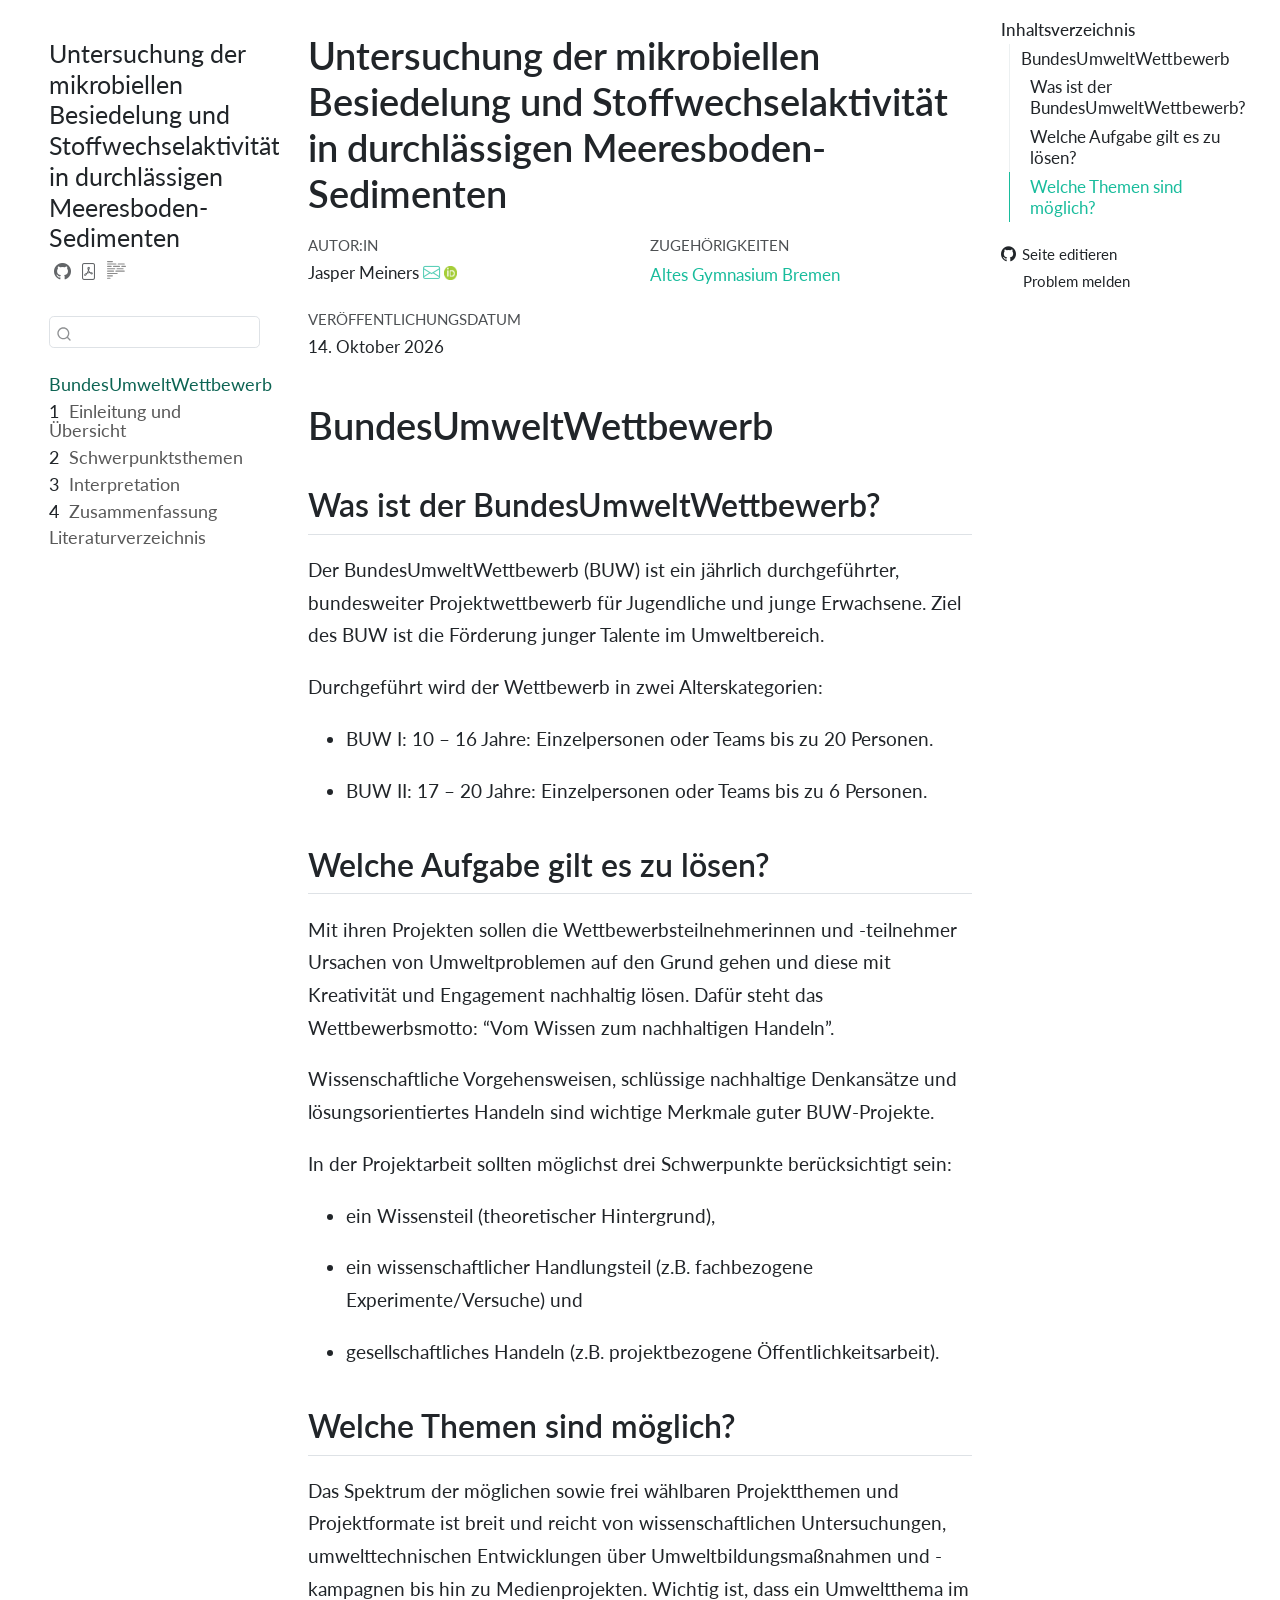
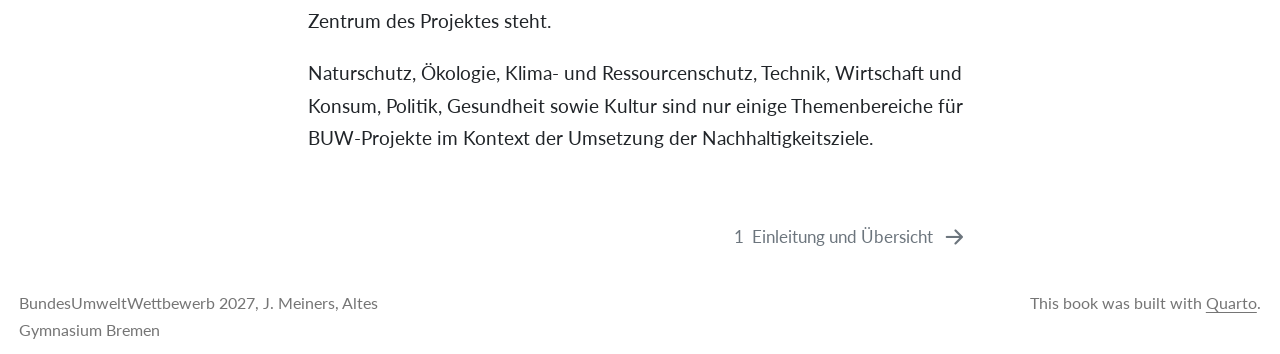
<file: index.html>
<!DOCTYPE html>
<html xmlns="http://www.w3.org/1999/xhtml" lang="de" xml:lang="de"><head>

<meta charset="utf-8">
<meta name="generator" content="quarto-1.10.19">

<meta name="viewport" content="width=device-width, initial-scale=1.0, user-scalable=yes">

<meta name="author" content="Jasper Meiners">

<title>Untersuchung der mikrobiellen Besiedelung und Stoffwechselaktivität in durchlässigen Meeresboden-Sedimenten</title>
<style>
/* Default styles provided by pandoc.
** See https://pandoc.org/MANUAL.html#variables-for-html for config info.
*/
span.smallcaps{font-variant: small-caps;}
div.columns{display: flex; gap: 1.5em;}
div.column{flex: auto;}
@media screen {
div.columns{gap: min(4vw, 1.5em);}
div.column{overflow-x: auto;}
}
div.hanging-indent{margin-left: 1.5em; text-indent: -1.5em;}
ul.task-list{list-style: none;}
ul.task-list li input[type="checkbox"] {
  width: 0.8em;
  margin: 0 0.8em 0.2em -1em; /* quarto-specific, see https://github.com/quarto-dev/quarto-cli/issues/4556 */ 
  vertical-align: middle;
}
</style>


<script src="site_libs/quarto-nav/quarto-nav.js"></script>
<script src="site_libs/quarto-nav/headroom.min.js"></script>
<script src="site_libs/clipboard/clipboard.min.js"></script>
<script src="site_libs/quarto-search/autocomplete.umd.js"></script>
<script src="site_libs/quarto-search/fuse.min.js"></script>
<script src="site_libs/quarto-search/quarto-search.js"></script>
<meta name="quarto:offset" content="./">
<link href="./01_intro.html" rel="next">
<script src="site_libs/quarto-html/quarto.js" type="module"></script>
<script src="site_libs/quarto-html/tabsets/tabsets.js" type="module"></script>
<script src="site_libs/quarto-html/popper.min.js"></script>
<script src="site_libs/quarto-html/tippy.umd.min.js"></script>
<script src="site_libs/quarto-html/anchor.min.js"></script>
<link href="site_libs/quarto-html/tippy.css" rel="stylesheet">
<link href="site_libs/quarto-html/quarto-syntax-highlighting-5c1318cf63eba56dbef7ba16bc7d56f5.css" rel="stylesheet" id="quarto-text-highlighting-styles">
<script src="site_libs/bootstrap/bootstrap.min.js"></script>
<link href="site_libs/bootstrap/bootstrap-icons.css" rel="stylesheet">
<link href="site_libs/bootstrap/bootstrap-9d76ca62eed1c98cead66c40863d9800.min.css" rel="stylesheet" append-hash="true" id="quarto-bootstrap" data-mode="light">
<script id="quarto-search-options" type="application/json">{
  "location": "sidebar",
  "copy-button": false,
  "collapse-after": 3,
  "panel-placement": "start",
  "type": "textbox",
  "limit": 50,
  "keyboard-shortcut": [
    "f",
    "/",
    "s"
  ],
  "show-item-context": false,
  "language": {
    "search-no-results-text": "Keine Treffer",
    "search-matching-documents-text": "Treffer",
    "search-copy-link-title": "Link in die Suche kopieren",
    "search-hide-matches-text": "Zusätzliche Treffer verbergen",
    "search-more-match-text": "weitere Treffer in diesem Dokument",
    "search-more-matches-text": "weitere Treffer in diesem Dokument",
    "search-clear-button-title": "Zurücksetzen",
    "search-text-placeholder": "",
    "search-detached-cancel-button-title": "Abbrechen",
    "search-submit-button-title": "Abschicken",
    "search-label": "Suchen"
  }
}</script>


</head>

<body class="nav-sidebar floating quarto-light">

<div id="quarto-search-results"></div>
  <header id="quarto-header" class="headroom fixed-top">
  <nav class="quarto-secondary-nav">
    <div class="container-fluid d-flex">
      <button type="button" class="quarto-btn-toggle btn" data-bs-toggle="collapse" role="button" data-bs-target=".quarto-sidebar-collapse-item" aria-controls="quarto-sidebar" aria-expanded="false" aria-label="Seitenleiste umschalten" onclick="if (window.quartoToggleHeadroom) { window.quartoToggleHeadroom(); }">
        <i class="bi bi-layout-text-sidebar-reverse"></i>
      </button>
        <nav class="quarto-page-breadcrumbs" aria-label="breadcrumb"><ol class="breadcrumb"><li class="breadcrumb-item"><a href="./index.html">BundesUmweltWettbewerb</a></li></ol></nav>
        <a class="flex-grow-1" role="navigation" data-bs-toggle="collapse" data-bs-target=".quarto-sidebar-collapse-item" aria-controls="quarto-sidebar" aria-expanded="false" aria-label="Seitenleiste umschalten" onclick="if (window.quartoToggleHeadroom) { window.quartoToggleHeadroom(); }">      
        </a>
      <button type="button" class="btn quarto-search-button" aria-label="Suchen" onclick="window.quartoOpenSearch();">
        <i class="bi bi-search"></i>
      </button>
    </div>
  </nav>
</header>
<!-- content -->
<div id="quarto-content" class="quarto-container page-columns page-rows-contents page-layout-article">
<!-- sidebar -->
  <nav id="quarto-sidebar" class="sidebar collapse collapse-horizontal quarto-sidebar-collapse-item sidebar-navigation floating overflow-auto">
    <div class="pt-lg-2 mt-2 text-left sidebar-header">
    <div class="sidebar-title mb-0 py-0">
      <a href="./">Untersuchung der mikrobiellen Besiedelung und Stoffwechselaktivität in durchlässigen Meeresboden-Sedimenten</a> 
        <div class="sidebar-tools-main tools-wide">
    <a href="https://github.com/jameiners/buw/" title="Quellcode" class="quarto-navigation-tool px-1" aria-label="Quellcode"><i class="bi bi-github"></i></a>
    <a href="./buw.pdf" title="Download PDF" class="quarto-navigation-tool px-1" aria-label="Download PDF"><i class="bi bi-file-pdf"></i></a>
  <a href="" class="quarto-reader-toggle quarto-navigation-tool px-1" onclick="window.quartoToggleReader(); return false;" title="Lesemodus umschalten">
  <div class="quarto-reader-toggle-btn">
  <i class="bi"></i>
  </div>
</a>
</div>
    </div>
      </div>
        <div class="mt-2 flex-shrink-0 align-items-center">
        <div class="sidebar-search">
        <div id="quarto-search" class="" title="Suchen"></div>
        </div>
        </div>
    <div class="sidebar-menu-container"> 
    <ul class="list-unstyled mt-1">
        <li class="sidebar-item">
  <div class="sidebar-item-container"> 
  <a href="./index.html" class="sidebar-item-text sidebar-link active">
 <span class="menu-text">BundesUmweltWettbewerb</span></a>
  </div>
</li>
        <li class="sidebar-item">
  <div class="sidebar-item-container"> 
  <a href="./01_intro.html" class="sidebar-item-text sidebar-link">
 <span class="menu-text"><span class="chapter-number">1</span>&nbsp; <span class="chapter-title">Einleitung und Übersicht</span></span></a>
  </div>
</li>
        <li class="sidebar-item">
  <div class="sidebar-item-container"> 
  <a href="./02_Hauptteil.html" class="sidebar-item-text sidebar-link">
 <span class="menu-text"><span class="chapter-number">2</span>&nbsp; <span class="chapter-title">Schwerpunktsthemen</span></span></a>
  </div>
</li>
        <li class="sidebar-item">
  <div class="sidebar-item-container"> 
  <a href="./03_Interpretation.html" class="sidebar-item-text sidebar-link">
 <span class="menu-text"><span class="chapter-number">3</span>&nbsp; <span class="chapter-title">Interpretation</span></span></a>
  </div>
</li>
        <li class="sidebar-item">
  <div class="sidebar-item-container"> 
  <a href="./04_Zusammenfassung.html" class="sidebar-item-text sidebar-link">
 <span class="menu-text"><span class="chapter-number">4</span>&nbsp; <span class="chapter-title">Zusammenfassung</span></span></a>
  </div>
</li>
        <li class="sidebar-item">
  <div class="sidebar-item-container"> 
  <a href="./references.html" class="sidebar-item-text sidebar-link">
 <span class="menu-text">Literaturverzeichnis</span></a>
  </div>
</li>
    </ul>
    </div>
</nav>
<div id="quarto-sidebar-glass" class="quarto-sidebar-collapse-item" data-bs-toggle="collapse" data-bs-target=".quarto-sidebar-collapse-item"></div>
<!-- margin-sidebar -->
    <div id="quarto-margin-sidebar" class="sidebar margin-sidebar">
        <nav id="TOC" role="doc-toc" class="toc-active">
    <h2 id="toc-title">Inhaltsverzeichnis</h2>
   
  <ul>
  <li><a href="#bundesumweltwettbewerb" id="toc-bundesumweltwettbewerb" class="nav-link active" data-scroll-target="#bundesumweltwettbewerb">BundesUmweltWettbewerb</a>
  <ul class="collapse">
  <li><a href="#was-ist-der-bundesumweltwettbewerb" id="toc-was-ist-der-bundesumweltwettbewerb" class="nav-link" data-scroll-target="#was-ist-der-bundesumweltwettbewerb">Was ist der BundesUmweltWettbewerb?</a></li>
  <li><a href="#welche-aufgabe-gilt-es-zu-lösen" id="toc-welche-aufgabe-gilt-es-zu-lösen" class="nav-link" data-scroll-target="#welche-aufgabe-gilt-es-zu-lösen">Welche Aufgabe gilt es zu lösen?</a></li>
  <li><a href="#welche-themen-sind-möglich" id="toc-welche-themen-sind-möglich" class="nav-link" data-scroll-target="#welche-themen-sind-möglich">Welche Themen sind möglich?</a></li>
  </ul></li>
  </ul>
<div class="toc-actions"><ul><li><a href="https://github.com/jameiners/buw/edit/main/index.qmd" class="toc-action"><i class="bi bi-github"></i>Seite editieren</a></li><li><a href="https://github.com/jameiners/buw/issues/new" class="toc-action"><i class="bi empty"></i>Problem melden</a></li></ul></div></nav>
    </div>
<!-- main -->
<main class="content" id="quarto-document-content">

<header id="title-block-header" class="quarto-title-block default">
<div class="quarto-title">
<h1 class="title">Untersuchung der mikrobiellen Besiedelung und Stoffwechselaktivität in durchlässigen Meeresboden-Sedimenten</h1>
</div>


<div class="quarto-title-meta-author">
  <div class="quarto-title-meta-heading">Autor:in</div>
  <div class="quarto-title-meta-heading">Zugehörigkeiten</div>
  
    <div class="quarto-title-meta-contents">
    <p class="author">Jasper Meiners <a href="mailto:Jasper.Meiners@icloud.com" class="quarto-title-author-email"><i class="bi bi-envelope"></i></a> <a href="https://orcid.org/true" class="quarto-title-author-orcid" aria-label="ORCID profile for Jasper Meiners"> <img alt="" src="[data-uri]"></a></p>
  </div>
  <div class="quarto-title-meta-contents">
        <p class="affiliation">
            
          </p>
        <p class="affiliation">
            <a href="https://www.altes-gymnasium-bremen.de/deutsch/start.php">
            Altes Gymnasium Bremen
            </a>
          </p>
      </div>
  </div>

<div class="quarto-title-meta">

      
    <div>
    <div class="quarto-title-meta-heading">Veröffentlichungsdatum</div>
    <div class="quarto-title-meta-contents">
      <p class="date">14. Oktober 2026</p>
    </div>
  </div>
  
    
  </div>
  


</header>


<section id="bundesumweltwettbewerb" class="level1 unnumbered">
<h1 class="unnumbered">BundesUmweltWettbewerb</h1>
<section id="was-ist-der-bundesumweltwettbewerb" class="level2">
<h2 class="anchored" data-anchor-id="was-ist-der-bundesumweltwettbewerb">Was ist der BundesUmweltWettbewerb?</h2>
<p>Der BundesUmweltWettbewerb (BUW) ist ein jährlich durchgeführter, bundesweiter Projektwettbewerb für Jugendliche und junge Erwachsene. Ziel des BUW ist die Förderung junger Talente im Umweltbereich.</p>
<p>Durchgeführt wird der Wettbewerb in zwei Alterskategorien:</p>
<ul>
<li><p>BUW I: 10 – 16 Jahre: Einzelpersonen oder Teams bis zu 20 Personen.</p></li>
<li><p>BUW II: 17 – 20 Jahre: Einzelpersonen oder Teams bis zu 6 Personen.</p></li>
</ul>
</section>
<section id="welche-aufgabe-gilt-es-zu-lösen" class="level2">
<h2 class="anchored" data-anchor-id="welche-aufgabe-gilt-es-zu-lösen">Welche Aufgabe gilt es zu lösen?</h2>
<p>Mit ihren Projekten sollen die Wettbewerbsteilnehmerinnen und -teilnehmer Ursachen von Umweltproblemen auf den Grund gehen und diese mit Kreativität und Engagement nachhaltig lösen. Dafür steht das Wettbewerbsmotto: “Vom Wissen zum nachhaltigen Handeln”.</p>
<p>Wissenschaftliche Vorgehensweisen, schlüssige nachhaltige Denkansätze und lösungsorientiertes Handeln sind wichtige Merkmale guter BUW-Projekte.</p>
<p>In der Projektarbeit sollten möglichst drei Schwerpunkte berücksichtigt sein:</p>
<ul>
<li><p>ein Wissensteil (theoretischer Hintergrund),</p></li>
<li><p>ein wissenschaftlicher Handlungsteil (z.B. fachbezogene Experimente/Versuche) und</p></li>
<li><p>gesellschaftliches Handeln (z.B. projektbezogene Öffentlichkeitsarbeit).</p></li>
</ul>
</section>
<section id="welche-themen-sind-möglich" class="level2">
<h2 class="anchored" data-anchor-id="welche-themen-sind-möglich">Welche Themen sind möglich?</h2>
<p>Das Spektrum der möglichen sowie frei wählbaren Projektthemen und Projektformate ist breit und reicht von wissenschaftlichen Untersuchungen, umwelttechnischen Entwicklungen über Umweltbildungsmaßnahmen und -kampagnen bis hin zu Medienprojekten. Wichtig ist, dass ein Umweltthema im Zentrum des Projektes steht.</p>
<p>Naturschutz, Ökologie, Klima- und Ressourcenschutz, Technik, Wirtschaft und Konsum, Politik, Gesundheit sowie Kultur sind nur einige Themenbereiche für BUW-Projekte im Kontext der Umsetzung der Nachhaltigkeitsziele.</p>


</section>
</section>

</main> <!-- /main -->
<script id="quarto-html-after-body" type="application/javascript">
  window.document.addEventListener("DOMContentLoaded", function (event) {
    const icon = "";
    const anchorJS = new window.AnchorJS();
    anchorJS.options = {
      placement: 'right',
      icon: icon
    };
    anchorJS.add('.anchored');
    const isCodeAnnotation = (el) => {
      for (const clz of el.classList) {
        if (clz.startsWith('code-annotation-')) {                     
          return true;
        }
      }
      return false;
    }
    const onCopySuccess = function(e) {
      // button target
      const button = e.trigger;
      // don't keep focus
      button.blur();
      // flash "checked"
      button.classList.add('code-copy-button-checked');
      var currentTitle = button.getAttribute("title");
      button.setAttribute("title", "Kopiert");
      let tooltip;
      if (window.bootstrap) {
        button.setAttribute("data-bs-toggle", "tooltip");
        button.setAttribute("data-bs-placement", "left");
        button.setAttribute("data-bs-title", "Kopiert");
        tooltip = new bootstrap.Tooltip(button, 
          { trigger: "manual", 
            customClass: "code-copy-button-tooltip",
            offset: [0, -8]});
        tooltip.show();    
      }
      setTimeout(function() {
        if (tooltip) {
          tooltip.hide();
          button.removeAttribute("data-bs-title");
          button.removeAttribute("data-bs-toggle");
          button.removeAttribute("data-bs-placement");
        }
        button.setAttribute("title", currentTitle);
        button.classList.remove('code-copy-button-checked');
      }, 1000);
      // clear code selection
      e.clearSelection();
    }
    const getTextToCopy = function(trigger) {
      const outerScaffold = trigger.parentElement.cloneNode(true);
      const codeEl = outerScaffold.querySelector('code');
      for (const childEl of codeEl.children) {
        if (isCodeAnnotation(childEl)) {
          childEl.remove();
        }
      }
      return codeEl.innerText;
    }
    const clipboard = new window.ClipboardJS('.code-copy-button:not([data-in-quarto-modal])', {
      text: getTextToCopy
    });
    clipboard.on('success', onCopySuccess);
    if (window.document.getElementById('quarto-embedded-source-code-modal')) {
      const clipboardModal = new window.ClipboardJS('.code-copy-button[data-in-quarto-modal]', {
        text: getTextToCopy,
        container: window.document.getElementById('quarto-embedded-source-code-modal')
      });
      clipboardModal.on('success', onCopySuccess);
    }
      var localhostRegex = new RegExp(/^(?:http|https):\/\/localhost\:?[0-9]*\//);
      var mailtoRegex = new RegExp(/^mailto:/);
        var filterRegex = new RegExp("https:\/\/jameiners\.github\.io\/buw\/");
      var isInternal = (href) => {
          return filterRegex.test(href) || localhostRegex.test(href) || mailtoRegex.test(href);
      }
      // Inspect non-navigation links and adorn them if external
     var links = window.document.querySelectorAll('a[href]:not(.nav-link):not(.navbar-brand):not(.toc-action):not(.sidebar-link):not(.sidebar-item-toggle):not(.pagination-link):not(.no-external):not([aria-hidden]):not(.dropdown-item):not(.quarto-navigation-tool):not(.about-link)');
      for (var i=0; i<links.length; i++) {
        const link = links[i];
        if (!isInternal(link.href)) {
          // undo the damage that might have been done by quarto-nav.js in the case of
          // links that we want to consider external
          if (link.dataset.originalHref !== undefined) {
            link.href = link.dataset.originalHref;
          }
        }
      }
    function tippyHover(el, contentFn, onTriggerFn, onUntriggerFn) {
      const config = {
        allowHTML: true,
        maxWidth: 500,
        delay: 100,
        arrow: false,
        appendTo: function(el) {
            return el.parentElement;
        },
        interactive: true,
        interactiveBorder: 10,
        theme: 'quarto',
        placement: 'bottom-start',
      };
      if (contentFn) {
        config.content = contentFn;
      }
      if (onTriggerFn) {
        config.onTrigger = onTriggerFn;
      }
      if (onUntriggerFn) {
        config.onUntrigger = onUntriggerFn;
      }
      window.tippy(el, config); 
    }
    const noterefs = window.document.querySelectorAll('a[role="doc-noteref"]');
    for (var i=0; i<noterefs.length; i++) {
      const ref = noterefs[i];
      tippyHover(ref, function() {
        // use id or data attribute instead here
        let href = ref.getAttribute('data-footnote-href') || ref.getAttribute('href');
        try { href = new URL(href).hash; } catch {}
        const id = href.replace(/^#\/?/, "");
        const note = window.document.getElementById(id);
        if (note) {
          return note.innerHTML;
        } else {
          return "";
        }
      });
    }
    const xrefs = window.document.querySelectorAll('a.quarto-xref');
    const processXRef = (id, note) => {
      // Strip column container classes
      const stripColumnClz = (el) => {
        el.classList.remove("page-full", "page-columns");
        if (el.children) {
          for (const child of el.children) {
            stripColumnClz(child);
          }
        }
      }
      stripColumnClz(note)
      if (id === null || id.startsWith('sec-')) {
        // Special case sections, only their first couple elements
        const container = document.createElement("div");
        if (note.children && note.children.length > 2) {
          container.appendChild(note.children[0].cloneNode(true));
          for (let i = 1; i < note.children.length; i++) {
            const child = note.children[i];
            if (child.tagName === "P" && child.innerText === "") {
              continue;
            } else {
              container.appendChild(child.cloneNode(true));
              break;
            }
          }
          if (window.Quarto?.typesetMath) {
            window.Quarto.typesetMath(container);
          }
          return container.innerHTML
        } else {
          if (window.Quarto?.typesetMath) {
            window.Quarto.typesetMath(note);
          }
          return note.innerHTML;
        }
      } else {
        // Remove any anchor links if they are present
        const anchorLink = note.querySelector('a.anchorjs-link');
        if (anchorLink) {
          anchorLink.remove();
        }
        if (window.Quarto?.typesetMath) {
          window.Quarto.typesetMath(note);
        }
        if (note.classList.contains("callout")) {
          return note.outerHTML;
        } else {
          return note.innerHTML;
        }
      }
    }
    for (var i=0; i<xrefs.length; i++) {
      const xref = xrefs[i];
      tippyHover(xref, undefined, function(instance) {
        instance.disable();
        let url = xref.getAttribute('href');
        let hash = undefined; 
        if (url.startsWith('#')) {
          hash = url;
        } else {
          try { hash = new URL(url).hash; } catch {}
        }
        if (hash) {
          const id = hash.replace(/^#\/?/, "");
          const note = window.document.getElementById(id);
          if (note !== null) {
            try {
              const html = processXRef(id, note.cloneNode(true));
              instance.setContent(html);
            } finally {
              instance.enable();
              instance.show();
            }
          } else {
            // See if we can fetch this
            fetch(url.split('#')[0])
            .then(res => res.text())
            .then(html => {
              const parser = new DOMParser();
              const htmlDoc = parser.parseFromString(html, "text/html");
              const note = htmlDoc.getElementById(id);
              if (note !== null) {
                const html = processXRef(id, note);
                instance.setContent(html);
              } 
            }).finally(() => {
              instance.enable();
              instance.show();
            });
          }
        } else {
          // See if we can fetch a full url (with no hash to target)
          // This is a special case and we should probably do some content thinning / targeting
          fetch(url)
          .then(res => res.text())
          .then(html => {
            const parser = new DOMParser();
            const htmlDoc = parser.parseFromString(html, "text/html");
            const note = htmlDoc.querySelector('main.content');
            if (note !== null) {
              // This should only happen for chapter cross references
              // (since there is no id in the URL)
              // remove the first header
              if (note.children.length > 0 && note.children[0].tagName === "HEADER") {
                note.children[0].remove();
              }
              const html = processXRef(null, note);
              instance.setContent(html);
            } 
          }).finally(() => {
            instance.enable();
            instance.show();
          });
        }
      }, function(instance) {
      });
    }
        let selectedAnnoteEl;
        const selectorForAnnotation = ( cell, annotation) => {
          let cellAttr = 'data-code-cell="' + cell + '"';
          let lineAttr = 'data-code-annotation="' +  annotation + '"';
          const selector = 'span[' + cellAttr + '][' + lineAttr + ']';
          return selector;
        }
        const selectCodeLines = (annoteEl) => {
          const doc = window.document;
          const targetCell = annoteEl.getAttribute("data-target-cell");
          const targetAnnotation = annoteEl.getAttribute("data-target-annotation");
          const annoteSpan = window.document.querySelector(selectorForAnnotation(targetCell, targetAnnotation));
          const lines = annoteSpan.getAttribute("data-code-lines").split(",");
          const lineIds = lines.map((line) => {
            return targetCell + "-" + line;
          })
          let top = null;
          let height = null;
          let parent = null;
          if (lineIds.length > 0) {
              //compute the position of the single el (top and bottom and make a div)
              const el = window.document.getElementById(lineIds[0]);
              top = el.offsetTop;
              height = el.offsetHeight;
              parent = el.parentElement.parentElement;
            if (lineIds.length > 1) {
              const lastEl = window.document.getElementById(lineIds[lineIds.length - 1]);
              const bottom = lastEl.offsetTop + lastEl.offsetHeight;
              height = bottom - top;
            }
            if (top !== null && height !== null && parent !== null) {
              // cook up a div (if necessary) and position it 
              let div = window.document.getElementById("code-annotation-line-highlight");
              if (div === null) {
                div = window.document.createElement("div");
                div.setAttribute("id", "code-annotation-line-highlight");
                div.style.position = 'absolute';
                parent.appendChild(div);
              }
              div.style.top = top - 2 + "px";
              div.style.height = height + 4 + "px";
              div.style.left = 0;
              let gutterDiv = window.document.getElementById("code-annotation-line-highlight-gutter");
              if (gutterDiv === null) {
                gutterDiv = window.document.createElement("div");
                gutterDiv.setAttribute("id", "code-annotation-line-highlight-gutter");
                gutterDiv.style.position = 'absolute';
                const codeCell = window.document.getElementById(targetCell);
                const gutter = codeCell.querySelector('.code-annotation-gutter');
                gutter.appendChild(gutterDiv);
              }
              gutterDiv.style.top = top - 2 + "px";
              gutterDiv.style.height = height + 4 + "px";
            }
            selectedAnnoteEl = annoteEl;
          }
        };
        const unselectCodeLines = () => {
          const elementsIds = ["code-annotation-line-highlight", "code-annotation-line-highlight-gutter"];
          elementsIds.forEach((elId) => {
            const div = window.document.getElementById(elId);
            if (div) {
              div.remove();
            }
          });
          selectedAnnoteEl = undefined;
        };
          // Handle positioning of the toggle
      window.addEventListener(
        "resize",
        throttle(() => {
          elRect = undefined;
          if (selectedAnnoteEl) {
            selectCodeLines(selectedAnnoteEl);
          }
        }, 10)
      );
      function throttle(fn, ms) {
      let throttle = false;
      let timer;
        return (...args) => {
          if(!throttle) { // first call gets through
              fn.apply(this, args);
              throttle = true;
          } else { // all the others get throttled
              if(timer) clearTimeout(timer); // cancel #2
              timer = setTimeout(() => {
                fn.apply(this, args);
                timer = throttle = false;
              }, ms);
          }
        };
      }
        // Attach click handler to the DT
        const annoteDls = window.document.querySelectorAll('dt[data-target-cell]');
        for (const annoteDlNode of annoteDls) {
          annoteDlNode.addEventListener('click', (event) => {
            const clickedEl = event.target;
            if (clickedEl !== selectedAnnoteEl) {
              unselectCodeLines();
              const activeEl = window.document.querySelector('dt[data-target-cell].code-annotation-active');
              if (activeEl) {
                activeEl.classList.remove('code-annotation-active');
              }
              selectCodeLines(clickedEl);
              clickedEl.classList.add('code-annotation-active');
            } else {
              // Unselect the line
              unselectCodeLines();
              clickedEl.classList.remove('code-annotation-active');
            }
          });
        }
    const findCites = (el) => {
      const parentEl = el.parentElement;
      if (parentEl) {
        const cites = parentEl.dataset.cites;
        if (cites) {
          return {
            el,
            cites: cites.split(' ')
          };
        } else {
          return findCites(el.parentElement)
        }
      } else {
        return undefined;
      }
    };
    var bibliorefs = window.document.querySelectorAll('a[role="doc-biblioref"]');
    for (var i=0; i<bibliorefs.length; i++) {
      const ref = bibliorefs[i];
      const citeInfo = findCites(ref);
      if (citeInfo) {
        tippyHover(citeInfo.el, function() {
          var popup = window.document.createElement('div');
          citeInfo.cites.forEach(function(cite) {
            var citeDiv = window.document.createElement('div');
            citeDiv.classList.add('hanging-indent');
            citeDiv.classList.add('csl-entry');
            var biblioDiv = window.document.getElementById('ref-' + cite);
            if (biblioDiv) {
              citeDiv.innerHTML = biblioDiv.innerHTML;
            }
            popup.appendChild(citeDiv);
          });
          return popup.innerHTML;
        });
      }
    }
  });
  </script>
<nav class="page-navigation">
  <div class="nav-page nav-page-previous">
  </div>
  <div class="nav-page nav-page-next">
      <a href="./01_intro.html" class="pagination-link" aria-label="Einleitung und Übersicht">
        <span class="nav-page-text"><span class="chapter-number">1</span>&nbsp; <span class="chapter-title">Einleitung und Übersicht</span></span> <i class="bi bi-arrow-right-short"></i>
      </a>
  </div>
</nav>
</div> <!-- /content -->
<footer class="footer">
  <div class="nav-footer">
    <div class="nav-footer-left">
<p>BundesUmweltWettbewerb 2027, J. Meiners, Altes Gymnasium Bremen</p>
</div>   
    <div class="nav-footer-center">
      &nbsp;
    <div class="toc-actions d-sm-block d-md-none"><ul><li><a href="https://github.com/jameiners/buw/edit/main/index.qmd" class="toc-action"><i class="bi bi-github"></i>Seite editieren</a></li><li><a href="https://github.com/jameiners/buw/issues/new" class="toc-action"><i class="bi empty"></i>Problem melden</a></li></ul></div></div>
    <div class="nav-footer-right">
<p>This book was built with <a href="https://quarto.org/">Quarto</a>.</p>
</div>
  </div>
</footer>




</body></html>
</file>
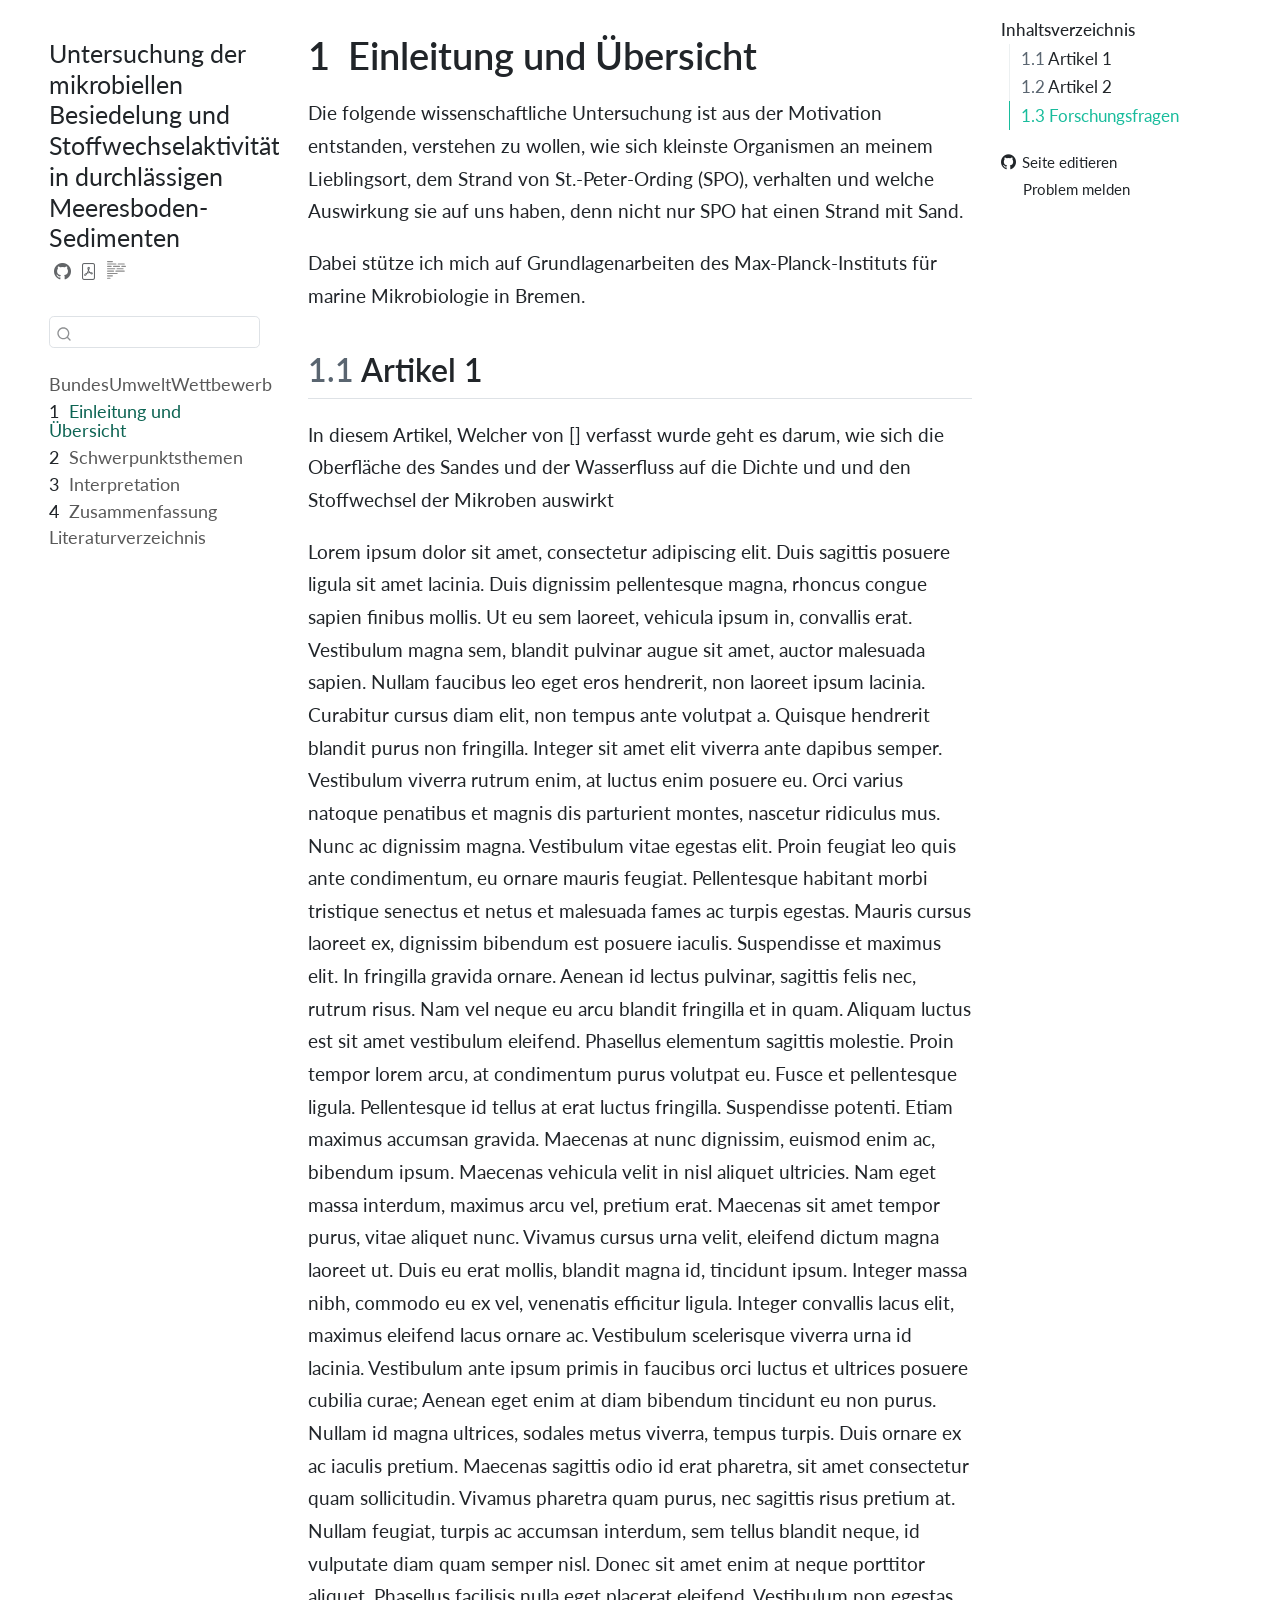
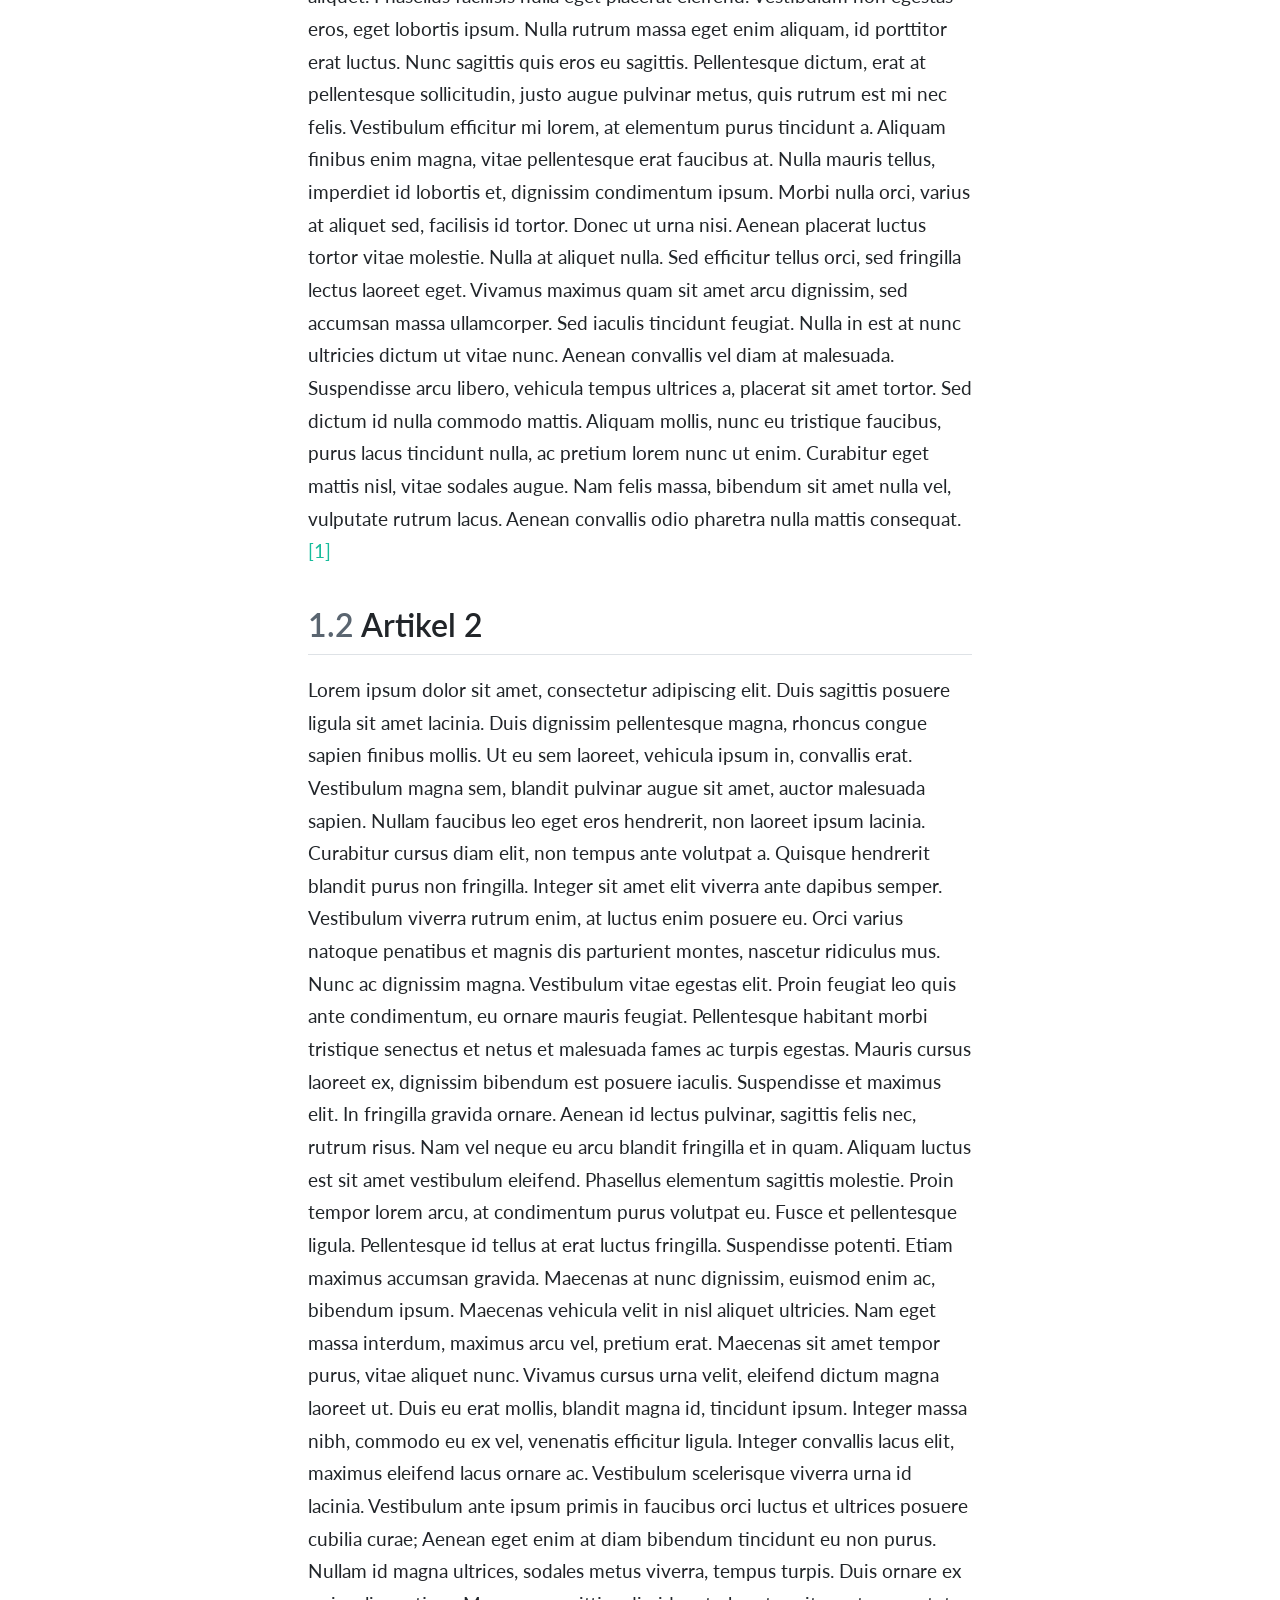
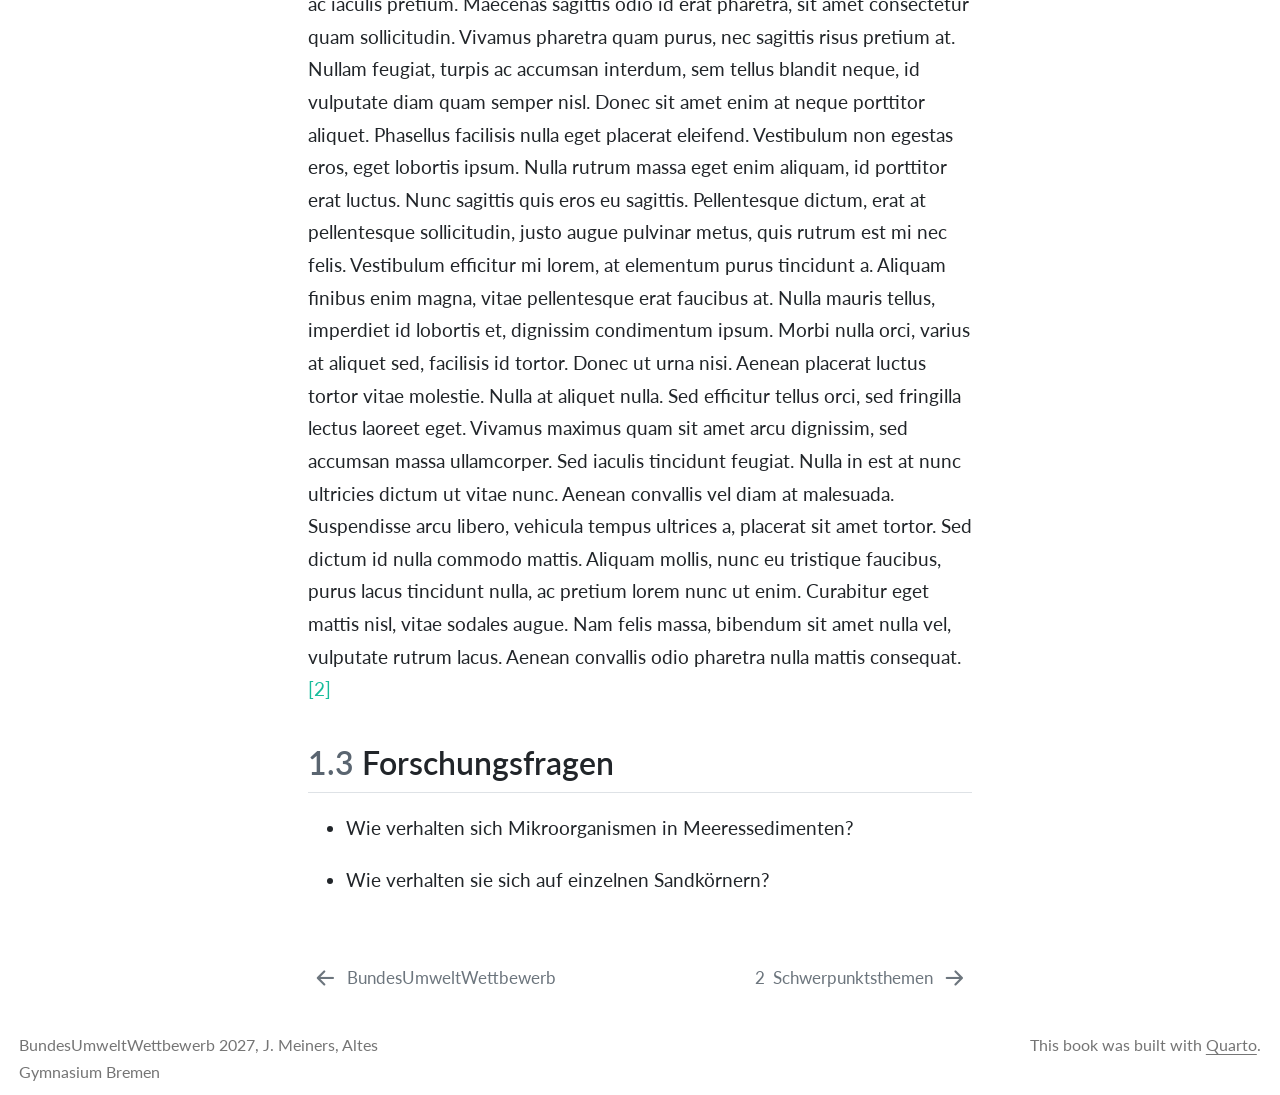
<file: 01_intro.html>
<!DOCTYPE html>
<html xmlns="http://www.w3.org/1999/xhtml" lang="de" xml:lang="de"><head>

<meta charset="utf-8">
<meta name="generator" content="quarto-1.10.19">

<meta name="viewport" content="width=device-width, initial-scale=1.0, user-scalable=yes">


<title>1&nbsp; Einleitung und Übersicht – Untersuchung der mikrobiellen Besiedelung und Stoffwechselaktivität in durchlässigen Meeresboden-Sedimenten</title>
<style>
/* Default styles provided by pandoc.
** See https://pandoc.org/MANUAL.html#variables-for-html for config info.
*/
span.smallcaps{font-variant: small-caps;}
div.columns{display: flex; gap: 1.5em;}
div.column{flex: auto;}
@media screen {
div.columns{gap: min(4vw, 1.5em);}
div.column{overflow-x: auto;}
}
div.hanging-indent{margin-left: 1.5em; text-indent: -1.5em;}
ul.task-list{list-style: none;}
ul.task-list li input[type="checkbox"] {
  width: 0.8em;
  margin: 0 0.8em 0.2em -1em; /* quarto-specific, see https://github.com/quarto-dev/quarto-cli/issues/4556 */ 
  vertical-align: middle;
}
/* CSS for citations */
div.csl-bib-body { }
div.csl-entry {
  clear: both;
  margin-bottom: 0em;
}
.hanging-indent div.csl-entry {
  margin-left:2em;
  text-indent:-2em;
}
div.csl-left-margin {
  min-width:2em;
  float:left;
}
div.csl-right-inline {
  margin-left:2em;
  padding-left:1em;
}
div.csl-indent {
  margin-left: 2em;
}</style>


<script src="site_libs/quarto-nav/quarto-nav.js"></script>
<script src="site_libs/quarto-nav/headroom.min.js"></script>
<script src="site_libs/clipboard/clipboard.min.js"></script>
<script src="site_libs/quarto-search/autocomplete.umd.js"></script>
<script src="site_libs/quarto-search/fuse.min.js"></script>
<script src="site_libs/quarto-search/quarto-search.js"></script>
<meta name="quarto:offset" content="./">
<link href="./02_Hauptteil.html" rel="next">
<link href="./index.html" rel="prev">
<script src="site_libs/quarto-html/quarto.js" type="module"></script>
<script src="site_libs/quarto-html/tabsets/tabsets.js" type="module"></script>
<script src="site_libs/quarto-html/popper.min.js"></script>
<script src="site_libs/quarto-html/tippy.umd.min.js"></script>
<script src="site_libs/quarto-html/anchor.min.js"></script>
<link href="site_libs/quarto-html/tippy.css" rel="stylesheet">
<link href="site_libs/quarto-html/quarto-syntax-highlighting-5c1318cf63eba56dbef7ba16bc7d56f5.css" rel="stylesheet" id="quarto-text-highlighting-styles">
<script src="site_libs/bootstrap/bootstrap.min.js"></script>
<link href="site_libs/bootstrap/bootstrap-icons.css" rel="stylesheet">
<link href="site_libs/bootstrap/bootstrap-9d76ca62eed1c98cead66c40863d9800.min.css" rel="stylesheet" append-hash="true" id="quarto-bootstrap" data-mode="light">
<script id="quarto-search-options" type="application/json">{
  "location": "sidebar",
  "copy-button": false,
  "collapse-after": 3,
  "panel-placement": "start",
  "type": "textbox",
  "limit": 50,
  "keyboard-shortcut": [
    "f",
    "/",
    "s"
  ],
  "show-item-context": false,
  "language": {
    "search-no-results-text": "Keine Treffer",
    "search-matching-documents-text": "Treffer",
    "search-copy-link-title": "Link in die Suche kopieren",
    "search-hide-matches-text": "Zusätzliche Treffer verbergen",
    "search-more-match-text": "weitere Treffer in diesem Dokument",
    "search-more-matches-text": "weitere Treffer in diesem Dokument",
    "search-clear-button-title": "Zurücksetzen",
    "search-text-placeholder": "",
    "search-detached-cancel-button-title": "Abbrechen",
    "search-submit-button-title": "Abschicken",
    "search-label": "Suchen"
  }
}</script>


</head>

<body class="nav-sidebar floating quarto-light">

<div id="quarto-search-results"></div>
  <header id="quarto-header" class="headroom fixed-top">
  <nav class="quarto-secondary-nav">
    <div class="container-fluid d-flex">
      <button type="button" class="quarto-btn-toggle btn" data-bs-toggle="collapse" role="button" data-bs-target=".quarto-sidebar-collapse-item" aria-controls="quarto-sidebar" aria-expanded="false" aria-label="Seitenleiste umschalten" onclick="if (window.quartoToggleHeadroom) { window.quartoToggleHeadroom(); }">
        <i class="bi bi-layout-text-sidebar-reverse"></i>
      </button>
        <nav class="quarto-page-breadcrumbs" aria-label="breadcrumb"><ol class="breadcrumb"><li class="breadcrumb-item"><a href="./01_intro.html"><span class="chapter-number">1</span>&nbsp; <span class="chapter-title">Einleitung und Übersicht</span></a></li></ol></nav>
        <a class="flex-grow-1" role="navigation" data-bs-toggle="collapse" data-bs-target=".quarto-sidebar-collapse-item" aria-controls="quarto-sidebar" aria-expanded="false" aria-label="Seitenleiste umschalten" onclick="if (window.quartoToggleHeadroom) { window.quartoToggleHeadroom(); }">      
        </a>
      <button type="button" class="btn quarto-search-button" aria-label="Suchen" onclick="window.quartoOpenSearch();">
        <i class="bi bi-search"></i>
      </button>
    </div>
  </nav>
</header>
<!-- content -->
<div id="quarto-content" class="quarto-container page-columns page-rows-contents page-layout-article">
<!-- sidebar -->
  <nav id="quarto-sidebar" class="sidebar collapse collapse-horizontal quarto-sidebar-collapse-item sidebar-navigation floating overflow-auto">
    <div class="pt-lg-2 mt-2 text-left sidebar-header">
    <div class="sidebar-title mb-0 py-0">
      <a href="./">Untersuchung der mikrobiellen Besiedelung und Stoffwechselaktivität in durchlässigen Meeresboden-Sedimenten</a> 
        <div class="sidebar-tools-main tools-wide">
    <a href="https://github.com/jameiners/buw/" title="Quellcode" class="quarto-navigation-tool px-1" aria-label="Quellcode"><i class="bi bi-github"></i></a>
    <a href="./buw.pdf" title="Download PDF" class="quarto-navigation-tool px-1" aria-label="Download PDF"><i class="bi bi-file-pdf"></i></a>
  <a href="" class="quarto-reader-toggle quarto-navigation-tool px-1" onclick="window.quartoToggleReader(); return false;" title="Lesemodus umschalten">
  <div class="quarto-reader-toggle-btn">
  <i class="bi"></i>
  </div>
</a>
</div>
    </div>
      </div>
        <div class="mt-2 flex-shrink-0 align-items-center">
        <div class="sidebar-search">
        <div id="quarto-search" class="" title="Suchen"></div>
        </div>
        </div>
    <div class="sidebar-menu-container"> 
    <ul class="list-unstyled mt-1">
        <li class="sidebar-item">
  <div class="sidebar-item-container"> 
  <a href="./index.html" class="sidebar-item-text sidebar-link">
 <span class="menu-text">BundesUmweltWettbewerb</span></a>
  </div>
</li>
        <li class="sidebar-item">
  <div class="sidebar-item-container"> 
  <a href="./01_intro.html" class="sidebar-item-text sidebar-link active">
 <span class="menu-text"><span class="chapter-number">1</span>&nbsp; <span class="chapter-title">Einleitung und Übersicht</span></span></a>
  </div>
</li>
        <li class="sidebar-item">
  <div class="sidebar-item-container"> 
  <a href="./02_Hauptteil.html" class="sidebar-item-text sidebar-link">
 <span class="menu-text"><span class="chapter-number">2</span>&nbsp; <span class="chapter-title">Schwerpunktsthemen</span></span></a>
  </div>
</li>
        <li class="sidebar-item">
  <div class="sidebar-item-container"> 
  <a href="./03_Interpretation.html" class="sidebar-item-text sidebar-link">
 <span class="menu-text"><span class="chapter-number">3</span>&nbsp; <span class="chapter-title">Interpretation</span></span></a>
  </div>
</li>
        <li class="sidebar-item">
  <div class="sidebar-item-container"> 
  <a href="./04_Zusammenfassung.html" class="sidebar-item-text sidebar-link">
 <span class="menu-text"><span class="chapter-number">4</span>&nbsp; <span class="chapter-title">Zusammenfassung</span></span></a>
  </div>
</li>
        <li class="sidebar-item">
  <div class="sidebar-item-container"> 
  <a href="./references.html" class="sidebar-item-text sidebar-link">
 <span class="menu-text">Literaturverzeichnis</span></a>
  </div>
</li>
    </ul>
    </div>
</nav>
<div id="quarto-sidebar-glass" class="quarto-sidebar-collapse-item" data-bs-toggle="collapse" data-bs-target=".quarto-sidebar-collapse-item"></div>
<!-- margin-sidebar -->
    <div id="quarto-margin-sidebar" class="sidebar margin-sidebar">
        <nav id="TOC" role="doc-toc" class="toc-active">
    <h2 id="toc-title">Inhaltsverzeichnis</h2>
   
  <ul>
  <li><a href="#artikel-1" id="toc-artikel-1" class="nav-link active" data-scroll-target="#artikel-1"><span class="header-section-number">1.1</span> Artikel 1</a></li>
  <li><a href="#artikel-2" id="toc-artikel-2" class="nav-link" data-scroll-target="#artikel-2"><span class="header-section-number">1.2</span> Artikel 2</a></li>
  <li><a href="#forschungsfragen" id="toc-forschungsfragen" class="nav-link" data-scroll-target="#forschungsfragen"><span class="header-section-number">1.3</span> Forschungsfragen</a></li>
  </ul>
<div class="toc-actions"><ul><li><a href="https://github.com/jameiners/buw/edit/main/01_intro.qmd" class="toc-action"><i class="bi bi-github"></i>Seite editieren</a></li><li><a href="https://github.com/jameiners/buw/issues/new" class="toc-action"><i class="bi empty"></i>Problem melden</a></li></ul></div></nav>
    </div>
<!-- main -->
<main class="content" id="quarto-document-content">

<header id="title-block-header" class="quarto-title-block default">
<div class="quarto-title">
<h1 class="title"><span class="chapter-number">1</span>&nbsp; <span class="chapter-title">Einleitung und Übersicht</span></h1>
</div>



<div class="quarto-title-meta">

    
  
    
  </div>
  


</header>


<p>Die folgende wissenschaftliche Untersuchung ist aus der Motivation entstanden, verstehen zu wollen, wie sich kleinste Organismen an meinem Lieblingsort, dem Strand von St.-Peter-Ording (SPO), verhalten und welche Auswirkung sie auf uns haben, denn nicht nur SPO hat einen Strand mit Sand.</p>
<p>Dabei stütze ich mich auf Grundlagenarbeiten des Max-Planck-Instituts für marine Mikrobiologie in Bremen.</p>
<section id="artikel-1" class="level2" data-number="1.1">
<h2 data-number="1.1" class="anchored" data-anchor-id="artikel-1"><span class="header-section-number">1.1</span> Artikel 1</h2>
<p>In diesem Artikel, Welcher von [] verfasst wurde geht es darum, wie sich die Oberfläche des Sandes und der Wasserfluss auf die Dichte und und den Stoffwechsel der Mikroben auswirkt</p>
<p>Lorem ipsum dolor sit amet, consectetur adipiscing elit. Duis sagittis posuere ligula sit amet lacinia. Duis dignissim pellentesque magna, rhoncus congue sapien finibus mollis. Ut eu sem laoreet, vehicula ipsum in, convallis erat. Vestibulum magna sem, blandit pulvinar augue sit amet, auctor malesuada sapien. Nullam faucibus leo eget eros hendrerit, non laoreet ipsum lacinia. Curabitur cursus diam elit, non tempus ante volutpat a. Quisque hendrerit blandit purus non fringilla. Integer sit amet elit viverra ante dapibus semper. Vestibulum viverra rutrum enim, at luctus enim posuere eu. Orci varius natoque penatibus et magnis dis parturient montes, nascetur ridiculus mus. Nunc ac dignissim magna. Vestibulum vitae egestas elit. Proin feugiat leo quis ante condimentum, eu ornare mauris feugiat. Pellentesque habitant morbi tristique senectus et netus et malesuada fames ac turpis egestas. Mauris cursus laoreet ex, dignissim bibendum est posuere iaculis. Suspendisse et maximus elit. In fringilla gravida ornare. Aenean id lectus pulvinar, sagittis felis nec, rutrum risus. Nam vel neque eu arcu blandit fringilla et in quam. Aliquam luctus est sit amet vestibulum eleifend. Phasellus elementum sagittis molestie. Proin tempor lorem arcu, at condimentum purus volutpat eu. Fusce et pellentesque ligula. Pellentesque id tellus at erat luctus fringilla. Suspendisse potenti. Etiam maximus accumsan gravida. Maecenas at nunc dignissim, euismod enim ac, bibendum ipsum. Maecenas vehicula velit in nisl aliquet ultricies. Nam eget massa interdum, maximus arcu vel, pretium erat. Maecenas sit amet tempor purus, vitae aliquet nunc. Vivamus cursus urna velit, eleifend dictum magna laoreet ut. Duis eu erat mollis, blandit magna id, tincidunt ipsum. Integer massa nibh, commodo eu ex vel, venenatis efficitur ligula. Integer convallis lacus elit, maximus eleifend lacus ornare ac. Vestibulum scelerisque viverra urna id lacinia. Vestibulum ante ipsum primis in faucibus orci luctus et ultrices posuere cubilia curae; Aenean eget enim at diam bibendum tincidunt eu non purus. Nullam id magna ultrices, sodales metus viverra, tempus turpis. Duis ornare ex ac iaculis pretium. Maecenas sagittis odio id erat pharetra, sit amet consectetur quam sollicitudin. Vivamus pharetra quam purus, nec sagittis risus pretium at. Nullam feugiat, turpis ac accumsan interdum, sem tellus blandit neque, id vulputate diam quam semper nisl. Donec sit amet enim at neque porttitor aliquet. Phasellus facilisis nulla eget placerat eleifend. Vestibulum non egestas eros, eget lobortis ipsum. Nulla rutrum massa eget enim aliquam, id porttitor erat luctus. Nunc sagittis quis eros eu sagittis. Pellentesque dictum, erat at pellentesque sollicitudin, justo augue pulvinar metus, quis rutrum est mi nec felis. Vestibulum efficitur mi lorem, at elementum purus tincidunt a. Aliquam finibus enim magna, vitae pellentesque erat faucibus at. Nulla mauris tellus, imperdiet id lobortis et, dignissim condimentum ipsum. Morbi nulla orci, varius at aliquet sed, facilisis id tortor. Donec ut urna nisi. Aenean placerat luctus tortor vitae molestie. Nulla at aliquet nulla. Sed efficitur tellus orci, sed fringilla lectus laoreet eget. Vivamus maximus quam sit amet arcu dignissim, sed accumsan massa ullamcorper. Sed iaculis tincidunt feugiat. Nulla in est at nunc ultricies dictum ut vitae nunc. Aenean convallis vel diam at malesuada. Suspendisse arcu libero, vehicula tempus ultrices a, placerat sit amet tortor. Sed dictum id nulla commodo mattis. Aliquam mollis, nunc eu tristique faucibus, purus lacus tincidunt nulla, ac pretium lorem nunc ut enim. Curabitur eget mattis nisl, vitae sodales augue. Nam felis massa, bibendum sit amet nulla vel, vulputate rutrum lacus. Aenean convallis odio pharetra nulla mattis consequat. <span class="citation" data-cites="ahmerkampEffectSedimentGrain2020"><a href="references.html#ref-ahmerkampEffectSedimentGrain2020" role="doc-biblioref">[1]</a></span></p>
</section>
<section id="artikel-2" class="level2" data-number="1.2">
<h2 data-number="1.2" class="anchored" data-anchor-id="artikel-2"><span class="header-section-number">1.2</span> Artikel 2</h2>
<p>Lorem ipsum dolor sit amet, consectetur adipiscing elit. Duis sagittis posuere ligula sit amet lacinia. Duis dignissim pellentesque magna, rhoncus congue sapien finibus mollis. Ut eu sem laoreet, vehicula ipsum in, convallis erat. Vestibulum magna sem, blandit pulvinar augue sit amet, auctor malesuada sapien. Nullam faucibus leo eget eros hendrerit, non laoreet ipsum lacinia. Curabitur cursus diam elit, non tempus ante volutpat a. Quisque hendrerit blandit purus non fringilla. Integer sit amet elit viverra ante dapibus semper. Vestibulum viverra rutrum enim, at luctus enim posuere eu. Orci varius natoque penatibus et magnis dis parturient montes, nascetur ridiculus mus. Nunc ac dignissim magna. Vestibulum vitae egestas elit. Proin feugiat leo quis ante condimentum, eu ornare mauris feugiat. Pellentesque habitant morbi tristique senectus et netus et malesuada fames ac turpis egestas. Mauris cursus laoreet ex, dignissim bibendum est posuere iaculis. Suspendisse et maximus elit. In fringilla gravida ornare. Aenean id lectus pulvinar, sagittis felis nec, rutrum risus. Nam vel neque eu arcu blandit fringilla et in quam. Aliquam luctus est sit amet vestibulum eleifend. Phasellus elementum sagittis molestie. Proin tempor lorem arcu, at condimentum purus volutpat eu. Fusce et pellentesque ligula. Pellentesque id tellus at erat luctus fringilla. Suspendisse potenti. Etiam maximus accumsan gravida. Maecenas at nunc dignissim, euismod enim ac, bibendum ipsum. Maecenas vehicula velit in nisl aliquet ultricies. Nam eget massa interdum, maximus arcu vel, pretium erat. Maecenas sit amet tempor purus, vitae aliquet nunc. Vivamus cursus urna velit, eleifend dictum magna laoreet ut. Duis eu erat mollis, blandit magna id, tincidunt ipsum. Integer massa nibh, commodo eu ex vel, venenatis efficitur ligula. Integer convallis lacus elit, maximus eleifend lacus ornare ac. Vestibulum scelerisque viverra urna id lacinia. Vestibulum ante ipsum primis in faucibus orci luctus et ultrices posuere cubilia curae; Aenean eget enim at diam bibendum tincidunt eu non purus. Nullam id magna ultrices, sodales metus viverra, tempus turpis. Duis ornare ex ac iaculis pretium. Maecenas sagittis odio id erat pharetra, sit amet consectetur quam sollicitudin. Vivamus pharetra quam purus, nec sagittis risus pretium at. Nullam feugiat, turpis ac accumsan interdum, sem tellus blandit neque, id vulputate diam quam semper nisl. Donec sit amet enim at neque porttitor aliquet. Phasellus facilisis nulla eget placerat eleifend. Vestibulum non egestas eros, eget lobortis ipsum. Nulla rutrum massa eget enim aliquam, id porttitor erat luctus. Nunc sagittis quis eros eu sagittis. Pellentesque dictum, erat at pellentesque sollicitudin, justo augue pulvinar metus, quis rutrum est mi nec felis. Vestibulum efficitur mi lorem, at elementum purus tincidunt a. Aliquam finibus enim magna, vitae pellentesque erat faucibus at. Nulla mauris tellus, imperdiet id lobortis et, dignissim condimentum ipsum. Morbi nulla orci, varius at aliquet sed, facilisis id tortor. Donec ut urna nisi. Aenean placerat luctus tortor vitae molestie. Nulla at aliquet nulla. Sed efficitur tellus orci, sed fringilla lectus laoreet eget. Vivamus maximus quam sit amet arcu dignissim, sed accumsan massa ullamcorper. Sed iaculis tincidunt feugiat. Nulla in est at nunc ultricies dictum ut vitae nunc. Aenean convallis vel diam at malesuada. Suspendisse arcu libero, vehicula tempus ultrices a, placerat sit amet tortor. Sed dictum id nulla commodo mattis. Aliquam mollis, nunc eu tristique faucibus, purus lacus tincidunt nulla, ac pretium lorem nunc ut enim. Curabitur eget mattis nisl, vitae sodales augue. Nam felis massa, bibendum sit amet nulla vel, vulputate rutrum lacus. Aenean convallis odio pharetra nulla mattis consequat. <span class="citation" data-cites="probandtMicrobialLifeSand2018"><a href="references.html#ref-probandtMicrobialLifeSand2018" role="doc-biblioref">[2]</a></span></p>
</section>
<section id="forschungsfragen" class="level2" data-number="1.3">
<h2 data-number="1.3" class="anchored" data-anchor-id="forschungsfragen"><span class="header-section-number">1.3</span> Forschungsfragen</h2>
<ul>
<li><p>Wie verhalten sich Mikroorganismen in Meeressedimenten?</p></li>
<li><p>Wie verhalten sie sich auf einzelnen Sandkörnern?</p></li>
</ul>


<div id="refs" class="references csl-bib-body" data-entry-spacing="0" role="list" style="display: none">
<div id="ref-ahmerkampEffectSedimentGrain2020" class="csl-entry" role="listitem">
<div class="csl-left-margin">[1] </div><div class="csl-right-inline">S. Ahmerkamp <em>u.&nbsp;a.</em>, <span>„The Effect of Sediment Grain Properties and Porewater Flow on Microbial Abundance and Respiration in Permeable Sediments“</span>, <em>Sci Rep</em>, Bd. 10, Nr. 1, S. 3573, Feb. 2020, doi: <a href="https://doi.org/10.1038/s41598-020-60557-7">10.1038/s41598-020-60557-7</a>.</div>
</div>
<div id="ref-probandtMicrobialLifeSand2018" class="csl-entry" role="listitem">
<div class="csl-left-margin">[2] </div><div class="csl-right-inline">D. Probandt, T. Eickhorst, A. Ellrott, R. Amann, und K. Knittel, <span>„Microbial Life on a Sand Grain: From Bulk Sediment to Single Grains“</span>, <em>The ISME Journal</em>, Bd. 12, Nr. 2, S. 623–633, Feb. 2018, doi: <a href="https://doi.org/10.1038/ismej.2017.197">10.1038/ismej.2017.197</a>.</div>
</div>
</div>
</section>

</main> <!-- /main -->
<script id="quarto-html-after-body" type="application/javascript">
  window.document.addEventListener("DOMContentLoaded", function (event) {
    const icon = "";
    const anchorJS = new window.AnchorJS();
    anchorJS.options = {
      placement: 'right',
      icon: icon
    };
    anchorJS.add('.anchored');
    const isCodeAnnotation = (el) => {
      for (const clz of el.classList) {
        if (clz.startsWith('code-annotation-')) {                     
          return true;
        }
      }
      return false;
    }
    const onCopySuccess = function(e) {
      // button target
      const button = e.trigger;
      // don't keep focus
      button.blur();
      // flash "checked"
      button.classList.add('code-copy-button-checked');
      var currentTitle = button.getAttribute("title");
      button.setAttribute("title", "Kopiert");
      let tooltip;
      if (window.bootstrap) {
        button.setAttribute("data-bs-toggle", "tooltip");
        button.setAttribute("data-bs-placement", "left");
        button.setAttribute("data-bs-title", "Kopiert");
        tooltip = new bootstrap.Tooltip(button, 
          { trigger: "manual", 
            customClass: "code-copy-button-tooltip",
            offset: [0, -8]});
        tooltip.show();    
      }
      setTimeout(function() {
        if (tooltip) {
          tooltip.hide();
          button.removeAttribute("data-bs-title");
          button.removeAttribute("data-bs-toggle");
          button.removeAttribute("data-bs-placement");
        }
        button.setAttribute("title", currentTitle);
        button.classList.remove('code-copy-button-checked');
      }, 1000);
      // clear code selection
      e.clearSelection();
    }
    const getTextToCopy = function(trigger) {
      const outerScaffold = trigger.parentElement.cloneNode(true);
      const codeEl = outerScaffold.querySelector('code');
      for (const childEl of codeEl.children) {
        if (isCodeAnnotation(childEl)) {
          childEl.remove();
        }
      }
      return codeEl.innerText;
    }
    const clipboard = new window.ClipboardJS('.code-copy-button:not([data-in-quarto-modal])', {
      text: getTextToCopy
    });
    clipboard.on('success', onCopySuccess);
    if (window.document.getElementById('quarto-embedded-source-code-modal')) {
      const clipboardModal = new window.ClipboardJS('.code-copy-button[data-in-quarto-modal]', {
        text: getTextToCopy,
        container: window.document.getElementById('quarto-embedded-source-code-modal')
      });
      clipboardModal.on('success', onCopySuccess);
    }
      var localhostRegex = new RegExp(/^(?:http|https):\/\/localhost\:?[0-9]*\//);
      var mailtoRegex = new RegExp(/^mailto:/);
        var filterRegex = new RegExp("https:\/\/jameiners\.github\.io\/buw\/");
      var isInternal = (href) => {
          return filterRegex.test(href) || localhostRegex.test(href) || mailtoRegex.test(href);
      }
      // Inspect non-navigation links and adorn them if external
     var links = window.document.querySelectorAll('a[href]:not(.nav-link):not(.navbar-brand):not(.toc-action):not(.sidebar-link):not(.sidebar-item-toggle):not(.pagination-link):not(.no-external):not([aria-hidden]):not(.dropdown-item):not(.quarto-navigation-tool):not(.about-link)');
      for (var i=0; i<links.length; i++) {
        const link = links[i];
        if (!isInternal(link.href)) {
          // undo the damage that might have been done by quarto-nav.js in the case of
          // links that we want to consider external
          if (link.dataset.originalHref !== undefined) {
            link.href = link.dataset.originalHref;
          }
        }
      }
    function tippyHover(el, contentFn, onTriggerFn, onUntriggerFn) {
      const config = {
        allowHTML: true,
        maxWidth: 500,
        delay: 100,
        arrow: false,
        appendTo: function(el) {
            return el.parentElement;
        },
        interactive: true,
        interactiveBorder: 10,
        theme: 'quarto',
        placement: 'bottom-start',
      };
      if (contentFn) {
        config.content = contentFn;
      }
      if (onTriggerFn) {
        config.onTrigger = onTriggerFn;
      }
      if (onUntriggerFn) {
        config.onUntrigger = onUntriggerFn;
      }
      window.tippy(el, config); 
    }
    const noterefs = window.document.querySelectorAll('a[role="doc-noteref"]');
    for (var i=0; i<noterefs.length; i++) {
      const ref = noterefs[i];
      tippyHover(ref, function() {
        // use id or data attribute instead here
        let href = ref.getAttribute('data-footnote-href') || ref.getAttribute('href');
        try { href = new URL(href).hash; } catch {}
        const id = href.replace(/^#\/?/, "");
        const note = window.document.getElementById(id);
        if (note) {
          return note.innerHTML;
        } else {
          return "";
        }
      });
    }
    const xrefs = window.document.querySelectorAll('a.quarto-xref');
    const processXRef = (id, note) => {
      // Strip column container classes
      const stripColumnClz = (el) => {
        el.classList.remove("page-full", "page-columns");
        if (el.children) {
          for (const child of el.children) {
            stripColumnClz(child);
          }
        }
      }
      stripColumnClz(note)
      if (id === null || id.startsWith('sec-')) {
        // Special case sections, only their first couple elements
        const container = document.createElement("div");
        if (note.children && note.children.length > 2) {
          container.appendChild(note.children[0].cloneNode(true));
          for (let i = 1; i < note.children.length; i++) {
            const child = note.children[i];
            if (child.tagName === "P" && child.innerText === "") {
              continue;
            } else {
              container.appendChild(child.cloneNode(true));
              break;
            }
          }
          if (window.Quarto?.typesetMath) {
            window.Quarto.typesetMath(container);
          }
          return container.innerHTML
        } else {
          if (window.Quarto?.typesetMath) {
            window.Quarto.typesetMath(note);
          }
          return note.innerHTML;
        }
      } else {
        // Remove any anchor links if they are present
        const anchorLink = note.querySelector('a.anchorjs-link');
        if (anchorLink) {
          anchorLink.remove();
        }
        if (window.Quarto?.typesetMath) {
          window.Quarto.typesetMath(note);
        }
        if (note.classList.contains("callout")) {
          return note.outerHTML;
        } else {
          return note.innerHTML;
        }
      }
    }
    for (var i=0; i<xrefs.length; i++) {
      const xref = xrefs[i];
      tippyHover(xref, undefined, function(instance) {
        instance.disable();
        let url = xref.getAttribute('href');
        let hash = undefined; 
        if (url.startsWith('#')) {
          hash = url;
        } else {
          try { hash = new URL(url).hash; } catch {}
        }
        if (hash) {
          const id = hash.replace(/^#\/?/, "");
          const note = window.document.getElementById(id);
          if (note !== null) {
            try {
              const html = processXRef(id, note.cloneNode(true));
              instance.setContent(html);
            } finally {
              instance.enable();
              instance.show();
            }
          } else {
            // See if we can fetch this
            fetch(url.split('#')[0])
            .then(res => res.text())
            .then(html => {
              const parser = new DOMParser();
              const htmlDoc = parser.parseFromString(html, "text/html");
              const note = htmlDoc.getElementById(id);
              if (note !== null) {
                const html = processXRef(id, note);
                instance.setContent(html);
              } 
            }).finally(() => {
              instance.enable();
              instance.show();
            });
          }
        } else {
          // See if we can fetch a full url (with no hash to target)
          // This is a special case and we should probably do some content thinning / targeting
          fetch(url)
          .then(res => res.text())
          .then(html => {
            const parser = new DOMParser();
            const htmlDoc = parser.parseFromString(html, "text/html");
            const note = htmlDoc.querySelector('main.content');
            if (note !== null) {
              // This should only happen for chapter cross references
              // (since there is no id in the URL)
              // remove the first header
              if (note.children.length > 0 && note.children[0].tagName === "HEADER") {
                note.children[0].remove();
              }
              const html = processXRef(null, note);
              instance.setContent(html);
            } 
          }).finally(() => {
            instance.enable();
            instance.show();
          });
        }
      }, function(instance) {
      });
    }
        let selectedAnnoteEl;
        const selectorForAnnotation = ( cell, annotation) => {
          let cellAttr = 'data-code-cell="' + cell + '"';
          let lineAttr = 'data-code-annotation="' +  annotation + '"';
          const selector = 'span[' + cellAttr + '][' + lineAttr + ']';
          return selector;
        }
        const selectCodeLines = (annoteEl) => {
          const doc = window.document;
          const targetCell = annoteEl.getAttribute("data-target-cell");
          const targetAnnotation = annoteEl.getAttribute("data-target-annotation");
          const annoteSpan = window.document.querySelector(selectorForAnnotation(targetCell, targetAnnotation));
          const lines = annoteSpan.getAttribute("data-code-lines").split(",");
          const lineIds = lines.map((line) => {
            return targetCell + "-" + line;
          })
          let top = null;
          let height = null;
          let parent = null;
          if (lineIds.length > 0) {
              //compute the position of the single el (top and bottom and make a div)
              const el = window.document.getElementById(lineIds[0]);
              top = el.offsetTop;
              height = el.offsetHeight;
              parent = el.parentElement.parentElement;
            if (lineIds.length > 1) {
              const lastEl = window.document.getElementById(lineIds[lineIds.length - 1]);
              const bottom = lastEl.offsetTop + lastEl.offsetHeight;
              height = bottom - top;
            }
            if (top !== null && height !== null && parent !== null) {
              // cook up a div (if necessary) and position it 
              let div = window.document.getElementById("code-annotation-line-highlight");
              if (div === null) {
                div = window.document.createElement("div");
                div.setAttribute("id", "code-annotation-line-highlight");
                div.style.position = 'absolute';
                parent.appendChild(div);
              }
              div.style.top = top - 2 + "px";
              div.style.height = height + 4 + "px";
              div.style.left = 0;
              let gutterDiv = window.document.getElementById("code-annotation-line-highlight-gutter");
              if (gutterDiv === null) {
                gutterDiv = window.document.createElement("div");
                gutterDiv.setAttribute("id", "code-annotation-line-highlight-gutter");
                gutterDiv.style.position = 'absolute';
                const codeCell = window.document.getElementById(targetCell);
                const gutter = codeCell.querySelector('.code-annotation-gutter');
                gutter.appendChild(gutterDiv);
              }
              gutterDiv.style.top = top - 2 + "px";
              gutterDiv.style.height = height + 4 + "px";
            }
            selectedAnnoteEl = annoteEl;
          }
        };
        const unselectCodeLines = () => {
          const elementsIds = ["code-annotation-line-highlight", "code-annotation-line-highlight-gutter"];
          elementsIds.forEach((elId) => {
            const div = window.document.getElementById(elId);
            if (div) {
              div.remove();
            }
          });
          selectedAnnoteEl = undefined;
        };
          // Handle positioning of the toggle
      window.addEventListener(
        "resize",
        throttle(() => {
          elRect = undefined;
          if (selectedAnnoteEl) {
            selectCodeLines(selectedAnnoteEl);
          }
        }, 10)
      );
      function throttle(fn, ms) {
      let throttle = false;
      let timer;
        return (...args) => {
          if(!throttle) { // first call gets through
              fn.apply(this, args);
              throttle = true;
          } else { // all the others get throttled
              if(timer) clearTimeout(timer); // cancel #2
              timer = setTimeout(() => {
                fn.apply(this, args);
                timer = throttle = false;
              }, ms);
          }
        };
      }
        // Attach click handler to the DT
        const annoteDls = window.document.querySelectorAll('dt[data-target-cell]');
        for (const annoteDlNode of annoteDls) {
          annoteDlNode.addEventListener('click', (event) => {
            const clickedEl = event.target;
            if (clickedEl !== selectedAnnoteEl) {
              unselectCodeLines();
              const activeEl = window.document.querySelector('dt[data-target-cell].code-annotation-active');
              if (activeEl) {
                activeEl.classList.remove('code-annotation-active');
              }
              selectCodeLines(clickedEl);
              clickedEl.classList.add('code-annotation-active');
            } else {
              // Unselect the line
              unselectCodeLines();
              clickedEl.classList.remove('code-annotation-active');
            }
          });
        }
    const findCites = (el) => {
      const parentEl = el.parentElement;
      if (parentEl) {
        const cites = parentEl.dataset.cites;
        if (cites) {
          return {
            el,
            cites: cites.split(' ')
          };
        } else {
          return findCites(el.parentElement)
        }
      } else {
        return undefined;
      }
    };
    var bibliorefs = window.document.querySelectorAll('a[role="doc-biblioref"]');
    for (var i=0; i<bibliorefs.length; i++) {
      const ref = bibliorefs[i];
      const citeInfo = findCites(ref);
      if (citeInfo) {
        tippyHover(citeInfo.el, function() {
          var popup = window.document.createElement('div');
          citeInfo.cites.forEach(function(cite) {
            var citeDiv = window.document.createElement('div');
            citeDiv.classList.add('hanging-indent');
            citeDiv.classList.add('csl-entry');
            var biblioDiv = window.document.getElementById('ref-' + cite);
            if (biblioDiv) {
              citeDiv.innerHTML = biblioDiv.innerHTML;
            }
            popup.appendChild(citeDiv);
          });
          return popup.innerHTML;
        });
      }
    }
  });
  </script>
<nav class="page-navigation">
  <div class="nav-page nav-page-previous">
      <a href="./index.html" class="pagination-link" aria-label="BundesUmweltWettbewerb">
        <i class="bi bi-arrow-left-short"></i> <span class="nav-page-text">BundesUmweltWettbewerb</span>
      </a>          
  </div>
  <div class="nav-page nav-page-next">
      <a href="./02_Hauptteil.html" class="pagination-link" aria-label="Schwerpunktsthemen">
        <span class="nav-page-text"><span class="chapter-number">2</span>&nbsp; <span class="chapter-title">Schwerpunktsthemen</span></span> <i class="bi bi-arrow-right-short"></i>
      </a>
  </div>
</nav>
</div> <!-- /content -->
<footer class="footer">
  <div class="nav-footer">
    <div class="nav-footer-left">
<p>BundesUmweltWettbewerb 2027, J. Meiners, Altes Gymnasium Bremen</p>
</div>   
    <div class="nav-footer-center">
      &nbsp;
    <div class="toc-actions d-sm-block d-md-none"><ul><li><a href="https://github.com/jameiners/buw/edit/main/01_intro.qmd" class="toc-action"><i class="bi bi-github"></i>Seite editieren</a></li><li><a href="https://github.com/jameiners/buw/issues/new" class="toc-action"><i class="bi empty"></i>Problem melden</a></li></ul></div></div>
    <div class="nav-footer-right">
<p>This book was built with <a href="https://quarto.org/">Quarto</a>.</p>
</div>
  </div>
</footer>




</body></html>
</file>
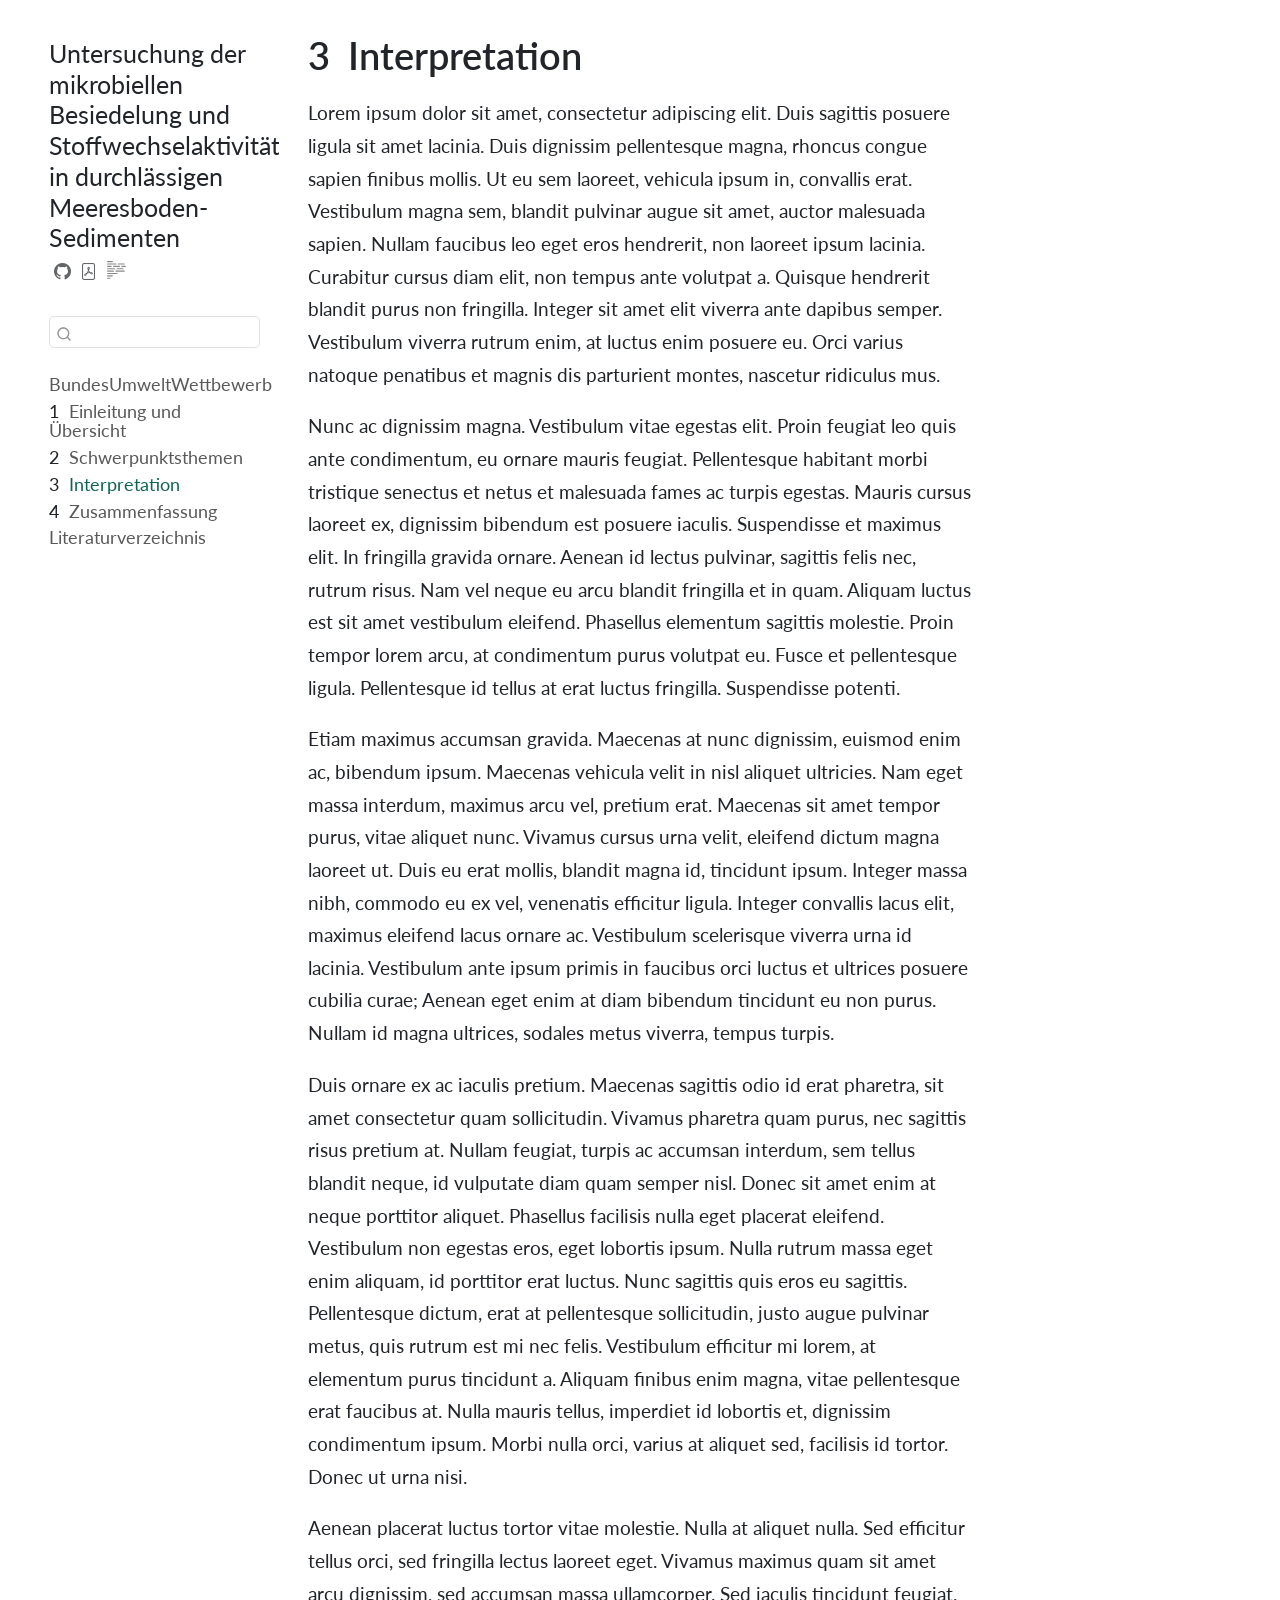
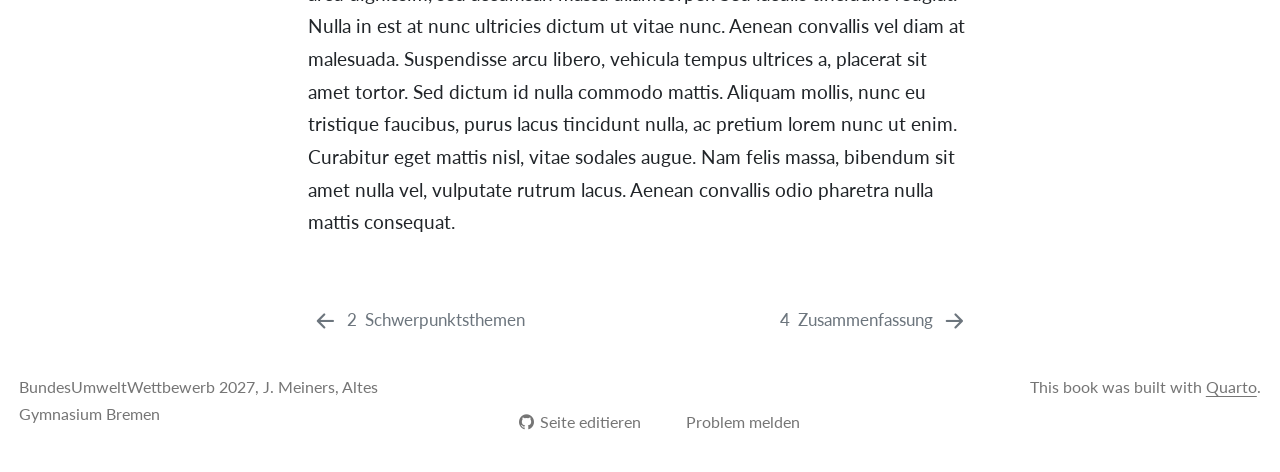
<file: 03_Interpretation.html>
<!DOCTYPE html>
<html xmlns="http://www.w3.org/1999/xhtml" lang="de" xml:lang="de"><head>

<meta charset="utf-8">
<meta name="generator" content="quarto-1.10.19">

<meta name="viewport" content="width=device-width, initial-scale=1.0, user-scalable=yes">


<title>3&nbsp; Interpretation – Untersuchung der mikrobiellen Besiedelung und Stoffwechselaktivität in durchlässigen Meeresboden-Sedimenten</title>
<style>
/* Default styles provided by pandoc.
** See https://pandoc.org/MANUAL.html#variables-for-html for config info.
*/
span.smallcaps{font-variant: small-caps;}
div.columns{display: flex; gap: 1.5em;}
div.column{flex: auto;}
@media screen {
div.columns{gap: min(4vw, 1.5em);}
div.column{overflow-x: auto;}
}
div.hanging-indent{margin-left: 1.5em; text-indent: -1.5em;}
ul.task-list{list-style: none;}
ul.task-list li input[type="checkbox"] {
  width: 0.8em;
  margin: 0 0.8em 0.2em -1em; /* quarto-specific, see https://github.com/quarto-dev/quarto-cli/issues/4556 */ 
  vertical-align: middle;
}
</style>


<script src="site_libs/quarto-nav/quarto-nav.js"></script>
<script src="site_libs/quarto-nav/headroom.min.js"></script>
<script src="site_libs/clipboard/clipboard.min.js"></script>
<script src="site_libs/quarto-search/autocomplete.umd.js"></script>
<script src="site_libs/quarto-search/fuse.min.js"></script>
<script src="site_libs/quarto-search/quarto-search.js"></script>
<meta name="quarto:offset" content="./">
<link href="./04_Zusammenfassung.html" rel="next">
<link href="./02_Hauptteil.html" rel="prev">
<script src="site_libs/quarto-html/quarto.js" type="module"></script>
<script src="site_libs/quarto-html/tabsets/tabsets.js" type="module"></script>
<script src="site_libs/quarto-html/popper.min.js"></script>
<script src="site_libs/quarto-html/tippy.umd.min.js"></script>
<script src="site_libs/quarto-html/anchor.min.js"></script>
<link href="site_libs/quarto-html/tippy.css" rel="stylesheet">
<link href="site_libs/quarto-html/quarto-syntax-highlighting-5c1318cf63eba56dbef7ba16bc7d56f5.css" rel="stylesheet" id="quarto-text-highlighting-styles">
<script src="site_libs/bootstrap/bootstrap.min.js"></script>
<link href="site_libs/bootstrap/bootstrap-icons.css" rel="stylesheet">
<link href="site_libs/bootstrap/bootstrap-9d76ca62eed1c98cead66c40863d9800.min.css" rel="stylesheet" append-hash="true" id="quarto-bootstrap" data-mode="light">
<script id="quarto-search-options" type="application/json">{
  "location": "sidebar",
  "copy-button": false,
  "collapse-after": 3,
  "panel-placement": "start",
  "type": "textbox",
  "limit": 50,
  "keyboard-shortcut": [
    "f",
    "/",
    "s"
  ],
  "show-item-context": false,
  "language": {
    "search-no-results-text": "Keine Treffer",
    "search-matching-documents-text": "Treffer",
    "search-copy-link-title": "Link in die Suche kopieren",
    "search-hide-matches-text": "Zusätzliche Treffer verbergen",
    "search-more-match-text": "weitere Treffer in diesem Dokument",
    "search-more-matches-text": "weitere Treffer in diesem Dokument",
    "search-clear-button-title": "Zurücksetzen",
    "search-text-placeholder": "",
    "search-detached-cancel-button-title": "Abbrechen",
    "search-submit-button-title": "Abschicken",
    "search-label": "Suchen"
  }
}</script>


</head>

<body class="nav-sidebar floating quarto-light">

<div id="quarto-search-results"></div>
  <header id="quarto-header" class="headroom fixed-top">
  <nav class="quarto-secondary-nav">
    <div class="container-fluid d-flex">
      <button type="button" class="quarto-btn-toggle btn" data-bs-toggle="collapse" role="button" data-bs-target=".quarto-sidebar-collapse-item" aria-controls="quarto-sidebar" aria-expanded="false" aria-label="Seitenleiste umschalten" onclick="if (window.quartoToggleHeadroom) { window.quartoToggleHeadroom(); }">
        <i class="bi bi-layout-text-sidebar-reverse"></i>
      </button>
        <nav class="quarto-page-breadcrumbs" aria-label="breadcrumb"><ol class="breadcrumb"><li class="breadcrumb-item"><a href="./03_Interpretation.html"><span class="chapter-number">3</span>&nbsp; <span class="chapter-title">Interpretation</span></a></li></ol></nav>
        <a class="flex-grow-1" role="navigation" data-bs-toggle="collapse" data-bs-target=".quarto-sidebar-collapse-item" aria-controls="quarto-sidebar" aria-expanded="false" aria-label="Seitenleiste umschalten" onclick="if (window.quartoToggleHeadroom) { window.quartoToggleHeadroom(); }">      
        </a>
      <button type="button" class="btn quarto-search-button" aria-label="Suchen" onclick="window.quartoOpenSearch();">
        <i class="bi bi-search"></i>
      </button>
    </div>
  </nav>
</header>
<!-- content -->
<div id="quarto-content" class="quarto-container page-columns page-rows-contents page-layout-article">
<!-- sidebar -->
  <nav id="quarto-sidebar" class="sidebar collapse collapse-horizontal quarto-sidebar-collapse-item sidebar-navigation floating overflow-auto">
    <div class="pt-lg-2 mt-2 text-left sidebar-header">
    <div class="sidebar-title mb-0 py-0">
      <a href="./">Untersuchung der mikrobiellen Besiedelung und Stoffwechselaktivität in durchlässigen Meeresboden-Sedimenten</a> 
        <div class="sidebar-tools-main tools-wide">
    <a href="https://github.com/jameiners/buw/" title="Quellcode" class="quarto-navigation-tool px-1" aria-label="Quellcode"><i class="bi bi-github"></i></a>
    <a href="./buw.pdf" title="Download PDF" class="quarto-navigation-tool px-1" aria-label="Download PDF"><i class="bi bi-file-pdf"></i></a>
  <a href="" class="quarto-reader-toggle quarto-navigation-tool px-1" onclick="window.quartoToggleReader(); return false;" title="Lesemodus umschalten">
  <div class="quarto-reader-toggle-btn">
  <i class="bi"></i>
  </div>
</a>
</div>
    </div>
      </div>
        <div class="mt-2 flex-shrink-0 align-items-center">
        <div class="sidebar-search">
        <div id="quarto-search" class="" title="Suchen"></div>
        </div>
        </div>
    <div class="sidebar-menu-container"> 
    <ul class="list-unstyled mt-1">
        <li class="sidebar-item">
  <div class="sidebar-item-container"> 
  <a href="./index.html" class="sidebar-item-text sidebar-link">
 <span class="menu-text">BundesUmweltWettbewerb</span></a>
  </div>
</li>
        <li class="sidebar-item">
  <div class="sidebar-item-container"> 
  <a href="./01_intro.html" class="sidebar-item-text sidebar-link">
 <span class="menu-text"><span class="chapter-number">1</span>&nbsp; <span class="chapter-title">Einleitung und Übersicht</span></span></a>
  </div>
</li>
        <li class="sidebar-item">
  <div class="sidebar-item-container"> 
  <a href="./02_Hauptteil.html" class="sidebar-item-text sidebar-link">
 <span class="menu-text"><span class="chapter-number">2</span>&nbsp; <span class="chapter-title">Schwerpunktsthemen</span></span></a>
  </div>
</li>
        <li class="sidebar-item">
  <div class="sidebar-item-container"> 
  <a href="./03_Interpretation.html" class="sidebar-item-text sidebar-link active">
 <span class="menu-text"><span class="chapter-number">3</span>&nbsp; <span class="chapter-title">Interpretation</span></span></a>
  </div>
</li>
        <li class="sidebar-item">
  <div class="sidebar-item-container"> 
  <a href="./04_Zusammenfassung.html" class="sidebar-item-text sidebar-link">
 <span class="menu-text"><span class="chapter-number">4</span>&nbsp; <span class="chapter-title">Zusammenfassung</span></span></a>
  </div>
</li>
        <li class="sidebar-item">
  <div class="sidebar-item-container"> 
  <a href="./references.html" class="sidebar-item-text sidebar-link">
 <span class="menu-text">Literaturverzeichnis</span></a>
  </div>
</li>
    </ul>
    </div>
</nav>
<div id="quarto-sidebar-glass" class="quarto-sidebar-collapse-item" data-bs-toggle="collapse" data-bs-target=".quarto-sidebar-collapse-item"></div>
<!-- margin-sidebar -->
    <div id="quarto-margin-sidebar" class="sidebar margin-sidebar zindex-bottom">
        
    </div>
<!-- main -->
<main class="content" id="quarto-document-content">

<header id="title-block-header" class="quarto-title-block default">
<div class="quarto-title">
<h1 class="title"><span class="chapter-number">3</span>&nbsp; <span class="chapter-title">Interpretation</span></h1>
</div>



<div class="quarto-title-meta">

    
  
    
  </div>
  


</header>


<p>Lorem ipsum dolor sit amet, consectetur adipiscing elit. Duis sagittis posuere ligula sit amet lacinia. Duis dignissim pellentesque magna, rhoncus congue sapien finibus mollis. Ut eu sem laoreet, vehicula ipsum in, convallis erat. Vestibulum magna sem, blandit pulvinar augue sit amet, auctor malesuada sapien. Nullam faucibus leo eget eros hendrerit, non laoreet ipsum lacinia. Curabitur cursus diam elit, non tempus ante volutpat a. Quisque hendrerit blandit purus non fringilla. Integer sit amet elit viverra ante dapibus semper. Vestibulum viverra rutrum enim, at luctus enim posuere eu. Orci varius natoque penatibus et magnis dis parturient montes, nascetur ridiculus mus.</p>
<p>Nunc ac dignissim magna. Vestibulum vitae egestas elit. Proin feugiat leo quis ante condimentum, eu ornare mauris feugiat. Pellentesque habitant morbi tristique senectus et netus et malesuada fames ac turpis egestas. Mauris cursus laoreet ex, dignissim bibendum est posuere iaculis. Suspendisse et maximus elit. In fringilla gravida ornare. Aenean id lectus pulvinar, sagittis felis nec, rutrum risus. Nam vel neque eu arcu blandit fringilla et in quam. Aliquam luctus est sit amet vestibulum eleifend. Phasellus elementum sagittis molestie. Proin tempor lorem arcu, at condimentum purus volutpat eu. Fusce et pellentesque ligula. Pellentesque id tellus at erat luctus fringilla. Suspendisse potenti.</p>
<p>Etiam maximus accumsan gravida. Maecenas at nunc dignissim, euismod enim ac, bibendum ipsum. Maecenas vehicula velit in nisl aliquet ultricies. Nam eget massa interdum, maximus arcu vel, pretium erat. Maecenas sit amet tempor purus, vitae aliquet nunc. Vivamus cursus urna velit, eleifend dictum magna laoreet ut. Duis eu erat mollis, blandit magna id, tincidunt ipsum. Integer massa nibh, commodo eu ex vel, venenatis efficitur ligula. Integer convallis lacus elit, maximus eleifend lacus ornare ac. Vestibulum scelerisque viverra urna id lacinia. Vestibulum ante ipsum primis in faucibus orci luctus et ultrices posuere cubilia curae; Aenean eget enim at diam bibendum tincidunt eu non purus. Nullam id magna ultrices, sodales metus viverra, tempus turpis.</p>
<p>Duis ornare ex ac iaculis pretium. Maecenas sagittis odio id erat pharetra, sit amet consectetur quam sollicitudin. Vivamus pharetra quam purus, nec sagittis risus pretium at. Nullam feugiat, turpis ac accumsan interdum, sem tellus blandit neque, id vulputate diam quam semper nisl. Donec sit amet enim at neque porttitor aliquet. Phasellus facilisis nulla eget placerat eleifend. Vestibulum non egestas eros, eget lobortis ipsum. Nulla rutrum massa eget enim aliquam, id porttitor erat luctus. Nunc sagittis quis eros eu sagittis. Pellentesque dictum, erat at pellentesque sollicitudin, justo augue pulvinar metus, quis rutrum est mi nec felis. Vestibulum efficitur mi lorem, at elementum purus tincidunt a. Aliquam finibus enim magna, vitae pellentesque erat faucibus at. Nulla mauris tellus, imperdiet id lobortis et, dignissim condimentum ipsum. Morbi nulla orci, varius at aliquet sed, facilisis id tortor. Donec ut urna nisi.</p>
<p>Aenean placerat luctus tortor vitae molestie. Nulla at aliquet nulla. Sed efficitur tellus orci, sed fringilla lectus laoreet eget. Vivamus maximus quam sit amet arcu dignissim, sed accumsan massa ullamcorper. Sed iaculis tincidunt feugiat. Nulla in est at nunc ultricies dictum ut vitae nunc. Aenean convallis vel diam at malesuada. Suspendisse arcu libero, vehicula tempus ultrices a, placerat sit amet tortor. Sed dictum id nulla commodo mattis. Aliquam mollis, nunc eu tristique faucibus, purus lacus tincidunt nulla, ac pretium lorem nunc ut enim. Curabitur eget mattis nisl, vitae sodales augue. Nam felis massa, bibendum sit amet nulla vel, vulputate rutrum lacus. Aenean convallis odio pharetra nulla mattis consequat.</p>



</main> <!-- /main -->
<script id="quarto-html-after-body" type="application/javascript">
  window.document.addEventListener("DOMContentLoaded", function (event) {
    const icon = "";
    const anchorJS = new window.AnchorJS();
    anchorJS.options = {
      placement: 'right',
      icon: icon
    };
    anchorJS.add('.anchored');
    const isCodeAnnotation = (el) => {
      for (const clz of el.classList) {
        if (clz.startsWith('code-annotation-')) {                     
          return true;
        }
      }
      return false;
    }
    const onCopySuccess = function(e) {
      // button target
      const button = e.trigger;
      // don't keep focus
      button.blur();
      // flash "checked"
      button.classList.add('code-copy-button-checked');
      var currentTitle = button.getAttribute("title");
      button.setAttribute("title", "Kopiert");
      let tooltip;
      if (window.bootstrap) {
        button.setAttribute("data-bs-toggle", "tooltip");
        button.setAttribute("data-bs-placement", "left");
        button.setAttribute("data-bs-title", "Kopiert");
        tooltip = new bootstrap.Tooltip(button, 
          { trigger: "manual", 
            customClass: "code-copy-button-tooltip",
            offset: [0, -8]});
        tooltip.show();    
      }
      setTimeout(function() {
        if (tooltip) {
          tooltip.hide();
          button.removeAttribute("data-bs-title");
          button.removeAttribute("data-bs-toggle");
          button.removeAttribute("data-bs-placement");
        }
        button.setAttribute("title", currentTitle);
        button.classList.remove('code-copy-button-checked');
      }, 1000);
      // clear code selection
      e.clearSelection();
    }
    const getTextToCopy = function(trigger) {
      const outerScaffold = trigger.parentElement.cloneNode(true);
      const codeEl = outerScaffold.querySelector('code');
      for (const childEl of codeEl.children) {
        if (isCodeAnnotation(childEl)) {
          childEl.remove();
        }
      }
      return codeEl.innerText;
    }
    const clipboard = new window.ClipboardJS('.code-copy-button:not([data-in-quarto-modal])', {
      text: getTextToCopy
    });
    clipboard.on('success', onCopySuccess);
    if (window.document.getElementById('quarto-embedded-source-code-modal')) {
      const clipboardModal = new window.ClipboardJS('.code-copy-button[data-in-quarto-modal]', {
        text: getTextToCopy,
        container: window.document.getElementById('quarto-embedded-source-code-modal')
      });
      clipboardModal.on('success', onCopySuccess);
    }
      var localhostRegex = new RegExp(/^(?:http|https):\/\/localhost\:?[0-9]*\//);
      var mailtoRegex = new RegExp(/^mailto:/);
        var filterRegex = new RegExp("https:\/\/jameiners\.github\.io\/buw\/");
      var isInternal = (href) => {
          return filterRegex.test(href) || localhostRegex.test(href) || mailtoRegex.test(href);
      }
      // Inspect non-navigation links and adorn them if external
     var links = window.document.querySelectorAll('a[href]:not(.nav-link):not(.navbar-brand):not(.toc-action):not(.sidebar-link):not(.sidebar-item-toggle):not(.pagination-link):not(.no-external):not([aria-hidden]):not(.dropdown-item):not(.quarto-navigation-tool):not(.about-link)');
      for (var i=0; i<links.length; i++) {
        const link = links[i];
        if (!isInternal(link.href)) {
          // undo the damage that might have been done by quarto-nav.js in the case of
          // links that we want to consider external
          if (link.dataset.originalHref !== undefined) {
            link.href = link.dataset.originalHref;
          }
        }
      }
    function tippyHover(el, contentFn, onTriggerFn, onUntriggerFn) {
      const config = {
        allowHTML: true,
        maxWidth: 500,
        delay: 100,
        arrow: false,
        appendTo: function(el) {
            return el.parentElement;
        },
        interactive: true,
        interactiveBorder: 10,
        theme: 'quarto',
        placement: 'bottom-start',
      };
      if (contentFn) {
        config.content = contentFn;
      }
      if (onTriggerFn) {
        config.onTrigger = onTriggerFn;
      }
      if (onUntriggerFn) {
        config.onUntrigger = onUntriggerFn;
      }
      window.tippy(el, config); 
    }
    const noterefs = window.document.querySelectorAll('a[role="doc-noteref"]');
    for (var i=0; i<noterefs.length; i++) {
      const ref = noterefs[i];
      tippyHover(ref, function() {
        // use id or data attribute instead here
        let href = ref.getAttribute('data-footnote-href') || ref.getAttribute('href');
        try { href = new URL(href).hash; } catch {}
        const id = href.replace(/^#\/?/, "");
        const note = window.document.getElementById(id);
        if (note) {
          return note.innerHTML;
        } else {
          return "";
        }
      });
    }
    const xrefs = window.document.querySelectorAll('a.quarto-xref');
    const processXRef = (id, note) => {
      // Strip column container classes
      const stripColumnClz = (el) => {
        el.classList.remove("page-full", "page-columns");
        if (el.children) {
          for (const child of el.children) {
            stripColumnClz(child);
          }
        }
      }
      stripColumnClz(note)
      if (id === null || id.startsWith('sec-')) {
        // Special case sections, only their first couple elements
        const container = document.createElement("div");
        if (note.children && note.children.length > 2) {
          container.appendChild(note.children[0].cloneNode(true));
          for (let i = 1; i < note.children.length; i++) {
            const child = note.children[i];
            if (child.tagName === "P" && child.innerText === "") {
              continue;
            } else {
              container.appendChild(child.cloneNode(true));
              break;
            }
          }
          if (window.Quarto?.typesetMath) {
            window.Quarto.typesetMath(container);
          }
          return container.innerHTML
        } else {
          if (window.Quarto?.typesetMath) {
            window.Quarto.typesetMath(note);
          }
          return note.innerHTML;
        }
      } else {
        // Remove any anchor links if they are present
        const anchorLink = note.querySelector('a.anchorjs-link');
        if (anchorLink) {
          anchorLink.remove();
        }
        if (window.Quarto?.typesetMath) {
          window.Quarto.typesetMath(note);
        }
        if (note.classList.contains("callout")) {
          return note.outerHTML;
        } else {
          return note.innerHTML;
        }
      }
    }
    for (var i=0; i<xrefs.length; i++) {
      const xref = xrefs[i];
      tippyHover(xref, undefined, function(instance) {
        instance.disable();
        let url = xref.getAttribute('href');
        let hash = undefined; 
        if (url.startsWith('#')) {
          hash = url;
        } else {
          try { hash = new URL(url).hash; } catch {}
        }
        if (hash) {
          const id = hash.replace(/^#\/?/, "");
          const note = window.document.getElementById(id);
          if (note !== null) {
            try {
              const html = processXRef(id, note.cloneNode(true));
              instance.setContent(html);
            } finally {
              instance.enable();
              instance.show();
            }
          } else {
            // See if we can fetch this
            fetch(url.split('#')[0])
            .then(res => res.text())
            .then(html => {
              const parser = new DOMParser();
              const htmlDoc = parser.parseFromString(html, "text/html");
              const note = htmlDoc.getElementById(id);
              if (note !== null) {
                const html = processXRef(id, note);
                instance.setContent(html);
              } 
            }).finally(() => {
              instance.enable();
              instance.show();
            });
          }
        } else {
          // See if we can fetch a full url (with no hash to target)
          // This is a special case and we should probably do some content thinning / targeting
          fetch(url)
          .then(res => res.text())
          .then(html => {
            const parser = new DOMParser();
            const htmlDoc = parser.parseFromString(html, "text/html");
            const note = htmlDoc.querySelector('main.content');
            if (note !== null) {
              // This should only happen for chapter cross references
              // (since there is no id in the URL)
              // remove the first header
              if (note.children.length > 0 && note.children[0].tagName === "HEADER") {
                note.children[0].remove();
              }
              const html = processXRef(null, note);
              instance.setContent(html);
            } 
          }).finally(() => {
            instance.enable();
            instance.show();
          });
        }
      }, function(instance) {
      });
    }
        let selectedAnnoteEl;
        const selectorForAnnotation = ( cell, annotation) => {
          let cellAttr = 'data-code-cell="' + cell + '"';
          let lineAttr = 'data-code-annotation="' +  annotation + '"';
          const selector = 'span[' + cellAttr + '][' + lineAttr + ']';
          return selector;
        }
        const selectCodeLines = (annoteEl) => {
          const doc = window.document;
          const targetCell = annoteEl.getAttribute("data-target-cell");
          const targetAnnotation = annoteEl.getAttribute("data-target-annotation");
          const annoteSpan = window.document.querySelector(selectorForAnnotation(targetCell, targetAnnotation));
          const lines = annoteSpan.getAttribute("data-code-lines").split(",");
          const lineIds = lines.map((line) => {
            return targetCell + "-" + line;
          })
          let top = null;
          let height = null;
          let parent = null;
          if (lineIds.length > 0) {
              //compute the position of the single el (top and bottom and make a div)
              const el = window.document.getElementById(lineIds[0]);
              top = el.offsetTop;
              height = el.offsetHeight;
              parent = el.parentElement.parentElement;
            if (lineIds.length > 1) {
              const lastEl = window.document.getElementById(lineIds[lineIds.length - 1]);
              const bottom = lastEl.offsetTop + lastEl.offsetHeight;
              height = bottom - top;
            }
            if (top !== null && height !== null && parent !== null) {
              // cook up a div (if necessary) and position it 
              let div = window.document.getElementById("code-annotation-line-highlight");
              if (div === null) {
                div = window.document.createElement("div");
                div.setAttribute("id", "code-annotation-line-highlight");
                div.style.position = 'absolute';
                parent.appendChild(div);
              }
              div.style.top = top - 2 + "px";
              div.style.height = height + 4 + "px";
              div.style.left = 0;
              let gutterDiv = window.document.getElementById("code-annotation-line-highlight-gutter");
              if (gutterDiv === null) {
                gutterDiv = window.document.createElement("div");
                gutterDiv.setAttribute("id", "code-annotation-line-highlight-gutter");
                gutterDiv.style.position = 'absolute';
                const codeCell = window.document.getElementById(targetCell);
                const gutter = codeCell.querySelector('.code-annotation-gutter');
                gutter.appendChild(gutterDiv);
              }
              gutterDiv.style.top = top - 2 + "px";
              gutterDiv.style.height = height + 4 + "px";
            }
            selectedAnnoteEl = annoteEl;
          }
        };
        const unselectCodeLines = () => {
          const elementsIds = ["code-annotation-line-highlight", "code-annotation-line-highlight-gutter"];
          elementsIds.forEach((elId) => {
            const div = window.document.getElementById(elId);
            if (div) {
              div.remove();
            }
          });
          selectedAnnoteEl = undefined;
        };
          // Handle positioning of the toggle
      window.addEventListener(
        "resize",
        throttle(() => {
          elRect = undefined;
          if (selectedAnnoteEl) {
            selectCodeLines(selectedAnnoteEl);
          }
        }, 10)
      );
      function throttle(fn, ms) {
      let throttle = false;
      let timer;
        return (...args) => {
          if(!throttle) { // first call gets through
              fn.apply(this, args);
              throttle = true;
          } else { // all the others get throttled
              if(timer) clearTimeout(timer); // cancel #2
              timer = setTimeout(() => {
                fn.apply(this, args);
                timer = throttle = false;
              }, ms);
          }
        };
      }
        // Attach click handler to the DT
        const annoteDls = window.document.querySelectorAll('dt[data-target-cell]');
        for (const annoteDlNode of annoteDls) {
          annoteDlNode.addEventListener('click', (event) => {
            const clickedEl = event.target;
            if (clickedEl !== selectedAnnoteEl) {
              unselectCodeLines();
              const activeEl = window.document.querySelector('dt[data-target-cell].code-annotation-active');
              if (activeEl) {
                activeEl.classList.remove('code-annotation-active');
              }
              selectCodeLines(clickedEl);
              clickedEl.classList.add('code-annotation-active');
            } else {
              // Unselect the line
              unselectCodeLines();
              clickedEl.classList.remove('code-annotation-active');
            }
          });
        }
    const findCites = (el) => {
      const parentEl = el.parentElement;
      if (parentEl) {
        const cites = parentEl.dataset.cites;
        if (cites) {
          return {
            el,
            cites: cites.split(' ')
          };
        } else {
          return findCites(el.parentElement)
        }
      } else {
        return undefined;
      }
    };
    var bibliorefs = window.document.querySelectorAll('a[role="doc-biblioref"]');
    for (var i=0; i<bibliorefs.length; i++) {
      const ref = bibliorefs[i];
      const citeInfo = findCites(ref);
      if (citeInfo) {
        tippyHover(citeInfo.el, function() {
          var popup = window.document.createElement('div');
          citeInfo.cites.forEach(function(cite) {
            var citeDiv = window.document.createElement('div');
            citeDiv.classList.add('hanging-indent');
            citeDiv.classList.add('csl-entry');
            var biblioDiv = window.document.getElementById('ref-' + cite);
            if (biblioDiv) {
              citeDiv.innerHTML = biblioDiv.innerHTML;
            }
            popup.appendChild(citeDiv);
          });
          return popup.innerHTML;
        });
      }
    }
  });
  </script>
<nav class="page-navigation">
  <div class="nav-page nav-page-previous">
      <a href="./02_Hauptteil.html" class="pagination-link" aria-label="Schwerpunktsthemen">
        <i class="bi bi-arrow-left-short"></i> <span class="nav-page-text"><span class="chapter-number">2</span>&nbsp; <span class="chapter-title">Schwerpunktsthemen</span></span>
      </a>          
  </div>
  <div class="nav-page nav-page-next">
      <a href="./04_Zusammenfassung.html" class="pagination-link" aria-label="Zusammenfassung">
        <span class="nav-page-text"><span class="chapter-number">4</span>&nbsp; <span class="chapter-title">Zusammenfassung</span></span> <i class="bi bi-arrow-right-short"></i>
      </a>
  </div>
</nav>
</div> <!-- /content -->
<footer class="footer">
  <div class="nav-footer">
    <div class="nav-footer-left">
<p>BundesUmweltWettbewerb 2027, J. Meiners, Altes Gymnasium Bremen</p>
</div>   
    <div class="nav-footer-center">
      &nbsp;
    <div class="toc-actions"><ul><li><a href="https://github.com/jameiners/buw/edit/main/03_Interpretation.qmd" class="toc-action"><i class="bi bi-github"></i>Seite editieren</a></li><li><a href="https://github.com/jameiners/buw/issues/new" class="toc-action"><i class="bi empty"></i>Problem melden</a></li></ul></div></div>
    <div class="nav-footer-right">
<p>This book was built with <a href="https://quarto.org/">Quarto</a>.</p>
</div>
  </div>
</footer>




</body></html>
</file>
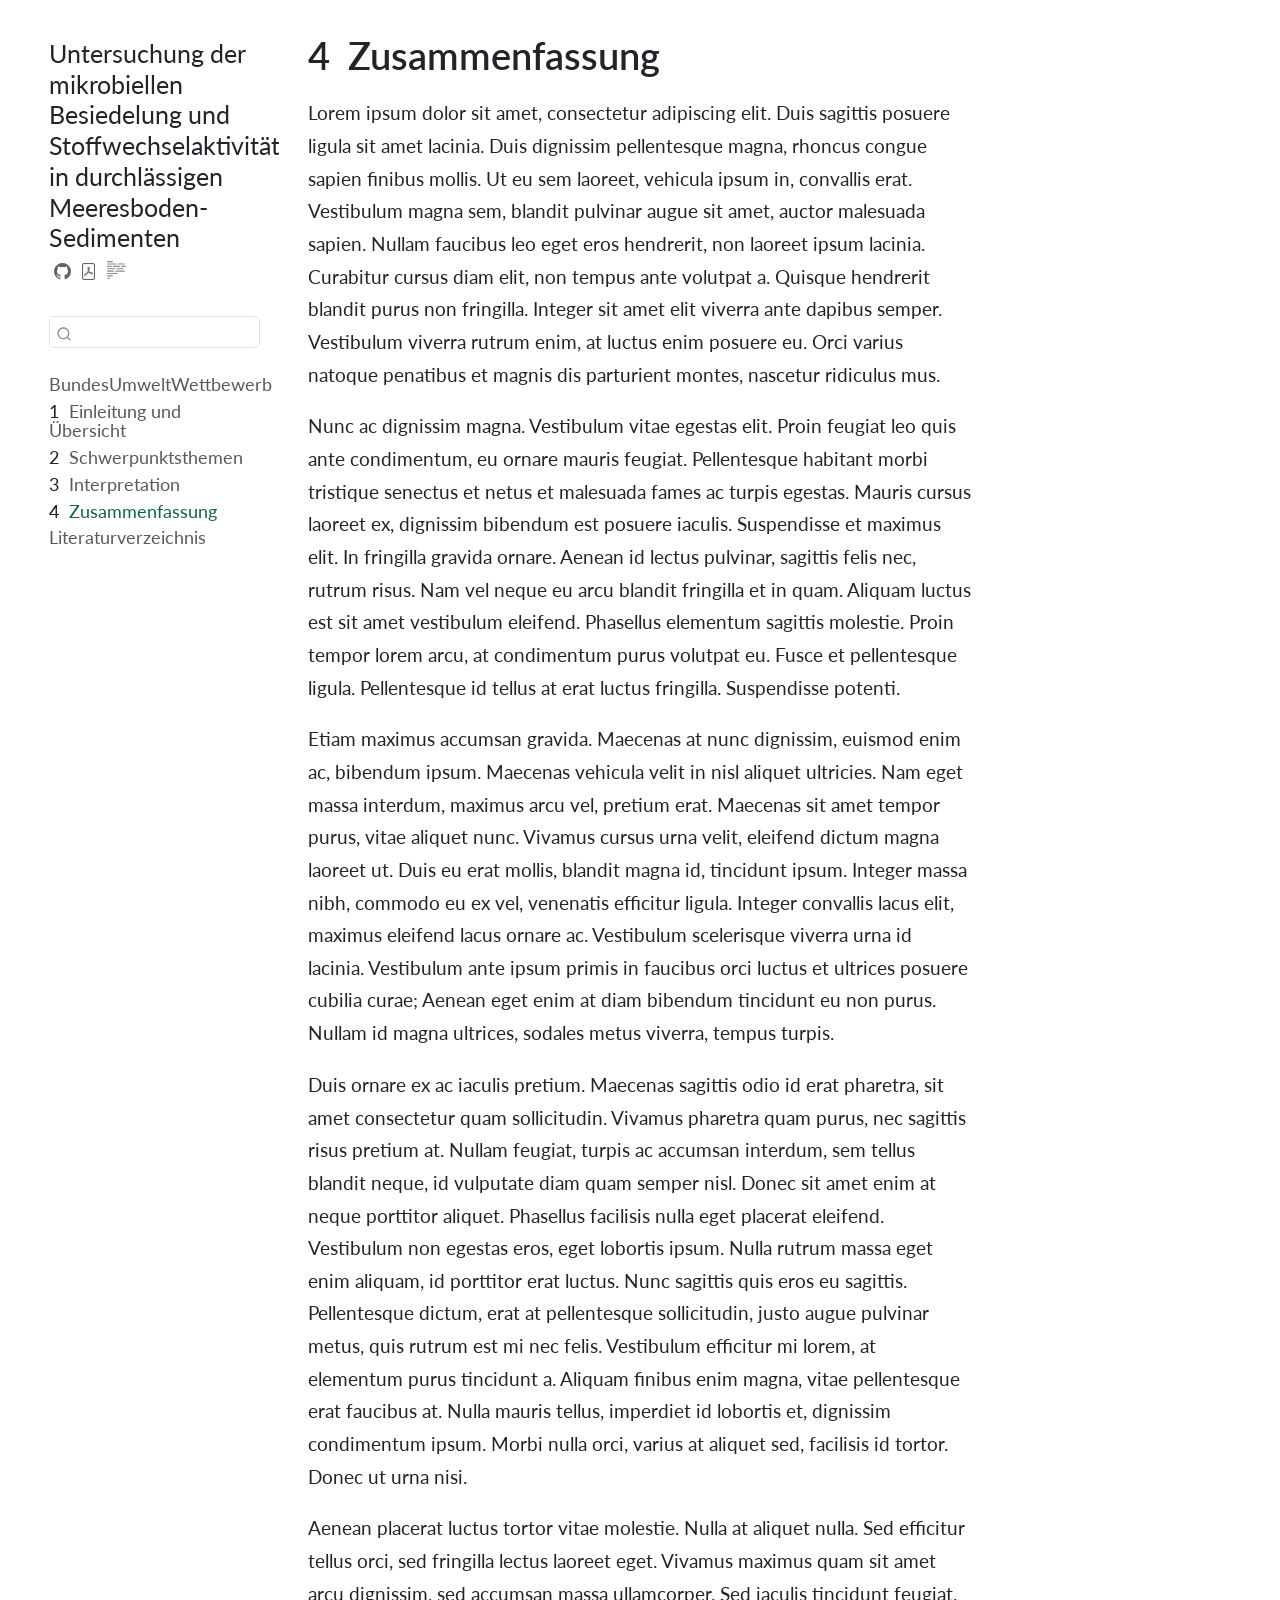
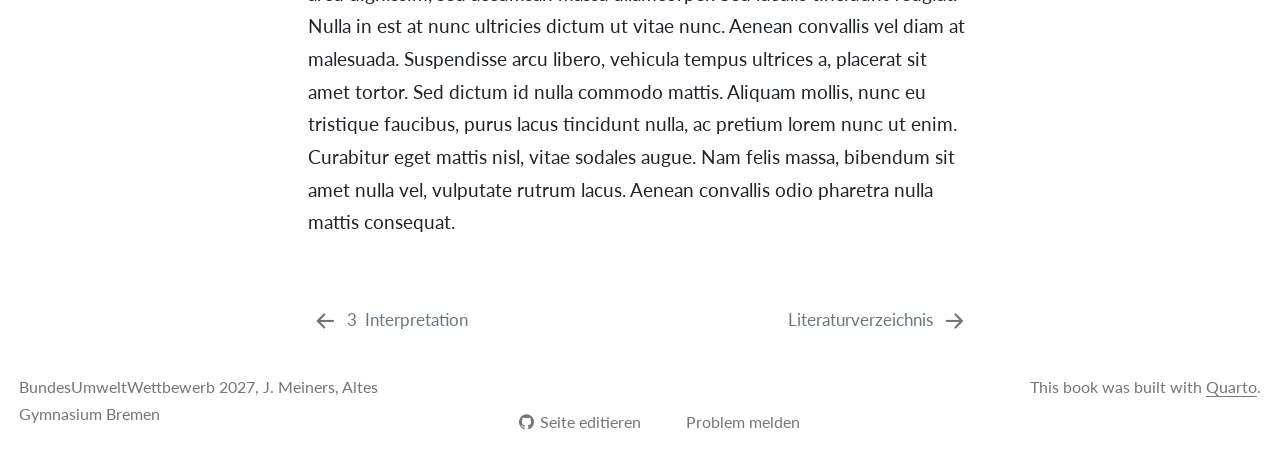
<file: 04_Zusammenfassung.html>
<!DOCTYPE html>
<html xmlns="http://www.w3.org/1999/xhtml" lang="de" xml:lang="de"><head>

<meta charset="utf-8">
<meta name="generator" content="quarto-1.10.19">

<meta name="viewport" content="width=device-width, initial-scale=1.0, user-scalable=yes">


<title>4&nbsp; Zusammenfassung – Untersuchung der mikrobiellen Besiedelung und Stoffwechselaktivität in durchlässigen Meeresboden-Sedimenten</title>
<style>
/* Default styles provided by pandoc.
** See https://pandoc.org/MANUAL.html#variables-for-html for config info.
*/
span.smallcaps{font-variant: small-caps;}
div.columns{display: flex; gap: 1.5em;}
div.column{flex: auto;}
@media screen {
div.columns{gap: min(4vw, 1.5em);}
div.column{overflow-x: auto;}
}
div.hanging-indent{margin-left: 1.5em; text-indent: -1.5em;}
ul.task-list{list-style: none;}
ul.task-list li input[type="checkbox"] {
  width: 0.8em;
  margin: 0 0.8em 0.2em -1em; /* quarto-specific, see https://github.com/quarto-dev/quarto-cli/issues/4556 */ 
  vertical-align: middle;
}
</style>


<script src="site_libs/quarto-nav/quarto-nav.js"></script>
<script src="site_libs/quarto-nav/headroom.min.js"></script>
<script src="site_libs/clipboard/clipboard.min.js"></script>
<script src="site_libs/quarto-search/autocomplete.umd.js"></script>
<script src="site_libs/quarto-search/fuse.min.js"></script>
<script src="site_libs/quarto-search/quarto-search.js"></script>
<meta name="quarto:offset" content="./">
<link href="./references.html" rel="next">
<link href="./03_Interpretation.html" rel="prev">
<script src="site_libs/quarto-html/quarto.js" type="module"></script>
<script src="site_libs/quarto-html/tabsets/tabsets.js" type="module"></script>
<script src="site_libs/quarto-html/popper.min.js"></script>
<script src="site_libs/quarto-html/tippy.umd.min.js"></script>
<script src="site_libs/quarto-html/anchor.min.js"></script>
<link href="site_libs/quarto-html/tippy.css" rel="stylesheet">
<link href="site_libs/quarto-html/quarto-syntax-highlighting-5c1318cf63eba56dbef7ba16bc7d56f5.css" rel="stylesheet" id="quarto-text-highlighting-styles">
<script src="site_libs/bootstrap/bootstrap.min.js"></script>
<link href="site_libs/bootstrap/bootstrap-icons.css" rel="stylesheet">
<link href="site_libs/bootstrap/bootstrap-9d76ca62eed1c98cead66c40863d9800.min.css" rel="stylesheet" append-hash="true" id="quarto-bootstrap" data-mode="light">
<script id="quarto-search-options" type="application/json">{
  "location": "sidebar",
  "copy-button": false,
  "collapse-after": 3,
  "panel-placement": "start",
  "type": "textbox",
  "limit": 50,
  "keyboard-shortcut": [
    "f",
    "/",
    "s"
  ],
  "show-item-context": false,
  "language": {
    "search-no-results-text": "Keine Treffer",
    "search-matching-documents-text": "Treffer",
    "search-copy-link-title": "Link in die Suche kopieren",
    "search-hide-matches-text": "Zusätzliche Treffer verbergen",
    "search-more-match-text": "weitere Treffer in diesem Dokument",
    "search-more-matches-text": "weitere Treffer in diesem Dokument",
    "search-clear-button-title": "Zurücksetzen",
    "search-text-placeholder": "",
    "search-detached-cancel-button-title": "Abbrechen",
    "search-submit-button-title": "Abschicken",
    "search-label": "Suchen"
  }
}</script>


</head>

<body class="nav-sidebar floating quarto-light">

<div id="quarto-search-results"></div>
  <header id="quarto-header" class="headroom fixed-top">
  <nav class="quarto-secondary-nav">
    <div class="container-fluid d-flex">
      <button type="button" class="quarto-btn-toggle btn" data-bs-toggle="collapse" role="button" data-bs-target=".quarto-sidebar-collapse-item" aria-controls="quarto-sidebar" aria-expanded="false" aria-label="Seitenleiste umschalten" onclick="if (window.quartoToggleHeadroom) { window.quartoToggleHeadroom(); }">
        <i class="bi bi-layout-text-sidebar-reverse"></i>
      </button>
        <nav class="quarto-page-breadcrumbs" aria-label="breadcrumb"><ol class="breadcrumb"><li class="breadcrumb-item"><a href="./04_Zusammenfassung.html"><span class="chapter-number">4</span>&nbsp; <span class="chapter-title">Zusammenfassung</span></a></li></ol></nav>
        <a class="flex-grow-1" role="navigation" data-bs-toggle="collapse" data-bs-target=".quarto-sidebar-collapse-item" aria-controls="quarto-sidebar" aria-expanded="false" aria-label="Seitenleiste umschalten" onclick="if (window.quartoToggleHeadroom) { window.quartoToggleHeadroom(); }">      
        </a>
      <button type="button" class="btn quarto-search-button" aria-label="Suchen" onclick="window.quartoOpenSearch();">
        <i class="bi bi-search"></i>
      </button>
    </div>
  </nav>
</header>
<!-- content -->
<div id="quarto-content" class="quarto-container page-columns page-rows-contents page-layout-article">
<!-- sidebar -->
  <nav id="quarto-sidebar" class="sidebar collapse collapse-horizontal quarto-sidebar-collapse-item sidebar-navigation floating overflow-auto">
    <div class="pt-lg-2 mt-2 text-left sidebar-header">
    <div class="sidebar-title mb-0 py-0">
      <a href="./">Untersuchung der mikrobiellen Besiedelung und Stoffwechselaktivität in durchlässigen Meeresboden-Sedimenten</a> 
        <div class="sidebar-tools-main tools-wide">
    <a href="https://github.com/jameiners/buw/" title="Quellcode" class="quarto-navigation-tool px-1" aria-label="Quellcode"><i class="bi bi-github"></i></a>
    <a href="./buw.pdf" title="Download PDF" class="quarto-navigation-tool px-1" aria-label="Download PDF"><i class="bi bi-file-pdf"></i></a>
  <a href="" class="quarto-reader-toggle quarto-navigation-tool px-1" onclick="window.quartoToggleReader(); return false;" title="Lesemodus umschalten">
  <div class="quarto-reader-toggle-btn">
  <i class="bi"></i>
  </div>
</a>
</div>
    </div>
      </div>
        <div class="mt-2 flex-shrink-0 align-items-center">
        <div class="sidebar-search">
        <div id="quarto-search" class="" title="Suchen"></div>
        </div>
        </div>
    <div class="sidebar-menu-container"> 
    <ul class="list-unstyled mt-1">
        <li class="sidebar-item">
  <div class="sidebar-item-container"> 
  <a href="./index.html" class="sidebar-item-text sidebar-link">
 <span class="menu-text">BundesUmweltWettbewerb</span></a>
  </div>
</li>
        <li class="sidebar-item">
  <div class="sidebar-item-container"> 
  <a href="./01_intro.html" class="sidebar-item-text sidebar-link">
 <span class="menu-text"><span class="chapter-number">1</span>&nbsp; <span class="chapter-title">Einleitung und Übersicht</span></span></a>
  </div>
</li>
        <li class="sidebar-item">
  <div class="sidebar-item-container"> 
  <a href="./02_Hauptteil.html" class="sidebar-item-text sidebar-link">
 <span class="menu-text"><span class="chapter-number">2</span>&nbsp; <span class="chapter-title">Schwerpunktsthemen</span></span></a>
  </div>
</li>
        <li class="sidebar-item">
  <div class="sidebar-item-container"> 
  <a href="./03_Interpretation.html" class="sidebar-item-text sidebar-link">
 <span class="menu-text"><span class="chapter-number">3</span>&nbsp; <span class="chapter-title">Interpretation</span></span></a>
  </div>
</li>
        <li class="sidebar-item">
  <div class="sidebar-item-container"> 
  <a href="./04_Zusammenfassung.html" class="sidebar-item-text sidebar-link active">
 <span class="menu-text"><span class="chapter-number">4</span>&nbsp; <span class="chapter-title">Zusammenfassung</span></span></a>
  </div>
</li>
        <li class="sidebar-item">
  <div class="sidebar-item-container"> 
  <a href="./references.html" class="sidebar-item-text sidebar-link">
 <span class="menu-text">Literaturverzeichnis</span></a>
  </div>
</li>
    </ul>
    </div>
</nav>
<div id="quarto-sidebar-glass" class="quarto-sidebar-collapse-item" data-bs-toggle="collapse" data-bs-target=".quarto-sidebar-collapse-item"></div>
<!-- margin-sidebar -->
    <div id="quarto-margin-sidebar" class="sidebar margin-sidebar zindex-bottom">
        
    </div>
<!-- main -->
<main class="content" id="quarto-document-content">

<header id="title-block-header" class="quarto-title-block default">
<div class="quarto-title">
<h1 class="title"><span class="chapter-number">4</span>&nbsp; <span class="chapter-title">Zusammenfassung</span></h1>
</div>



<div class="quarto-title-meta">

    
  
    
  </div>
  


</header>


<p>Lorem ipsum dolor sit amet, consectetur adipiscing elit. Duis sagittis posuere ligula sit amet lacinia. Duis dignissim pellentesque magna, rhoncus congue sapien finibus mollis. Ut eu sem laoreet, vehicula ipsum in, convallis erat. Vestibulum magna sem, blandit pulvinar augue sit amet, auctor malesuada sapien. Nullam faucibus leo eget eros hendrerit, non laoreet ipsum lacinia. Curabitur cursus diam elit, non tempus ante volutpat a. Quisque hendrerit blandit purus non fringilla. Integer sit amet elit viverra ante dapibus semper. Vestibulum viverra rutrum enim, at luctus enim posuere eu. Orci varius natoque penatibus et magnis dis parturient montes, nascetur ridiculus mus.</p>
<p>Nunc ac dignissim magna. Vestibulum vitae egestas elit. Proin feugiat leo quis ante condimentum, eu ornare mauris feugiat. Pellentesque habitant morbi tristique senectus et netus et malesuada fames ac turpis egestas. Mauris cursus laoreet ex, dignissim bibendum est posuere iaculis. Suspendisse et maximus elit. In fringilla gravida ornare. Aenean id lectus pulvinar, sagittis felis nec, rutrum risus. Nam vel neque eu arcu blandit fringilla et in quam. Aliquam luctus est sit amet vestibulum eleifend. Phasellus elementum sagittis molestie. Proin tempor lorem arcu, at condimentum purus volutpat eu. Fusce et pellentesque ligula. Pellentesque id tellus at erat luctus fringilla. Suspendisse potenti.</p>
<p>Etiam maximus accumsan gravida. Maecenas at nunc dignissim, euismod enim ac, bibendum ipsum. Maecenas vehicula velit in nisl aliquet ultricies. Nam eget massa interdum, maximus arcu vel, pretium erat. Maecenas sit amet tempor purus, vitae aliquet nunc. Vivamus cursus urna velit, eleifend dictum magna laoreet ut. Duis eu erat mollis, blandit magna id, tincidunt ipsum. Integer massa nibh, commodo eu ex vel, venenatis efficitur ligula. Integer convallis lacus elit, maximus eleifend lacus ornare ac. Vestibulum scelerisque viverra urna id lacinia. Vestibulum ante ipsum primis in faucibus orci luctus et ultrices posuere cubilia curae; Aenean eget enim at diam bibendum tincidunt eu non purus. Nullam id magna ultrices, sodales metus viverra, tempus turpis.</p>
<p>Duis ornare ex ac iaculis pretium. Maecenas sagittis odio id erat pharetra, sit amet consectetur quam sollicitudin. Vivamus pharetra quam purus, nec sagittis risus pretium at. Nullam feugiat, turpis ac accumsan interdum, sem tellus blandit neque, id vulputate diam quam semper nisl. Donec sit amet enim at neque porttitor aliquet. Phasellus facilisis nulla eget placerat eleifend. Vestibulum non egestas eros, eget lobortis ipsum. Nulla rutrum massa eget enim aliquam, id porttitor erat luctus. Nunc sagittis quis eros eu sagittis. Pellentesque dictum, erat at pellentesque sollicitudin, justo augue pulvinar metus, quis rutrum est mi nec felis. Vestibulum efficitur mi lorem, at elementum purus tincidunt a. Aliquam finibus enim magna, vitae pellentesque erat faucibus at. Nulla mauris tellus, imperdiet id lobortis et, dignissim condimentum ipsum. Morbi nulla orci, varius at aliquet sed, facilisis id tortor. Donec ut urna nisi.</p>
<p>Aenean placerat luctus tortor vitae molestie. Nulla at aliquet nulla. Sed efficitur tellus orci, sed fringilla lectus laoreet eget. Vivamus maximus quam sit amet arcu dignissim, sed accumsan massa ullamcorper. Sed iaculis tincidunt feugiat. Nulla in est at nunc ultricies dictum ut vitae nunc. Aenean convallis vel diam at malesuada. Suspendisse arcu libero, vehicula tempus ultrices a, placerat sit amet tortor. Sed dictum id nulla commodo mattis. Aliquam mollis, nunc eu tristique faucibus, purus lacus tincidunt nulla, ac pretium lorem nunc ut enim. Curabitur eget mattis nisl, vitae sodales augue. Nam felis massa, bibendum sit amet nulla vel, vulputate rutrum lacus. Aenean convallis odio pharetra nulla mattis consequat.</p>



</main> <!-- /main -->
<script id="quarto-html-after-body" type="application/javascript">
  window.document.addEventListener("DOMContentLoaded", function (event) {
    const icon = "";
    const anchorJS = new window.AnchorJS();
    anchorJS.options = {
      placement: 'right',
      icon: icon
    };
    anchorJS.add('.anchored');
    const isCodeAnnotation = (el) => {
      for (const clz of el.classList) {
        if (clz.startsWith('code-annotation-')) {                     
          return true;
        }
      }
      return false;
    }
    const onCopySuccess = function(e) {
      // button target
      const button = e.trigger;
      // don't keep focus
      button.blur();
      // flash "checked"
      button.classList.add('code-copy-button-checked');
      var currentTitle = button.getAttribute("title");
      button.setAttribute("title", "Kopiert");
      let tooltip;
      if (window.bootstrap) {
        button.setAttribute("data-bs-toggle", "tooltip");
        button.setAttribute("data-bs-placement", "left");
        button.setAttribute("data-bs-title", "Kopiert");
        tooltip = new bootstrap.Tooltip(button, 
          { trigger: "manual", 
            customClass: "code-copy-button-tooltip",
            offset: [0, -8]});
        tooltip.show();    
      }
      setTimeout(function() {
        if (tooltip) {
          tooltip.hide();
          button.removeAttribute("data-bs-title");
          button.removeAttribute("data-bs-toggle");
          button.removeAttribute("data-bs-placement");
        }
        button.setAttribute("title", currentTitle);
        button.classList.remove('code-copy-button-checked');
      }, 1000);
      // clear code selection
      e.clearSelection();
    }
    const getTextToCopy = function(trigger) {
      const outerScaffold = trigger.parentElement.cloneNode(true);
      const codeEl = outerScaffold.querySelector('code');
      for (const childEl of codeEl.children) {
        if (isCodeAnnotation(childEl)) {
          childEl.remove();
        }
      }
      return codeEl.innerText;
    }
    const clipboard = new window.ClipboardJS('.code-copy-button:not([data-in-quarto-modal])', {
      text: getTextToCopy
    });
    clipboard.on('success', onCopySuccess);
    if (window.document.getElementById('quarto-embedded-source-code-modal')) {
      const clipboardModal = new window.ClipboardJS('.code-copy-button[data-in-quarto-modal]', {
        text: getTextToCopy,
        container: window.document.getElementById('quarto-embedded-source-code-modal')
      });
      clipboardModal.on('success', onCopySuccess);
    }
      var localhostRegex = new RegExp(/^(?:http|https):\/\/localhost\:?[0-9]*\//);
      var mailtoRegex = new RegExp(/^mailto:/);
        var filterRegex = new RegExp("https:\/\/jameiners\.github\.io\/buw\/");
      var isInternal = (href) => {
          return filterRegex.test(href) || localhostRegex.test(href) || mailtoRegex.test(href);
      }
      // Inspect non-navigation links and adorn them if external
     var links = window.document.querySelectorAll('a[href]:not(.nav-link):not(.navbar-brand):not(.toc-action):not(.sidebar-link):not(.sidebar-item-toggle):not(.pagination-link):not(.no-external):not([aria-hidden]):not(.dropdown-item):not(.quarto-navigation-tool):not(.about-link)');
      for (var i=0; i<links.length; i++) {
        const link = links[i];
        if (!isInternal(link.href)) {
          // undo the damage that might have been done by quarto-nav.js in the case of
          // links that we want to consider external
          if (link.dataset.originalHref !== undefined) {
            link.href = link.dataset.originalHref;
          }
        }
      }
    function tippyHover(el, contentFn, onTriggerFn, onUntriggerFn) {
      const config = {
        allowHTML: true,
        maxWidth: 500,
        delay: 100,
        arrow: false,
        appendTo: function(el) {
            return el.parentElement;
        },
        interactive: true,
        interactiveBorder: 10,
        theme: 'quarto',
        placement: 'bottom-start',
      };
      if (contentFn) {
        config.content = contentFn;
      }
      if (onTriggerFn) {
        config.onTrigger = onTriggerFn;
      }
      if (onUntriggerFn) {
        config.onUntrigger = onUntriggerFn;
      }
      window.tippy(el, config); 
    }
    const noterefs = window.document.querySelectorAll('a[role="doc-noteref"]');
    for (var i=0; i<noterefs.length; i++) {
      const ref = noterefs[i];
      tippyHover(ref, function() {
        // use id or data attribute instead here
        let href = ref.getAttribute('data-footnote-href') || ref.getAttribute('href');
        try { href = new URL(href).hash; } catch {}
        const id = href.replace(/^#\/?/, "");
        const note = window.document.getElementById(id);
        if (note) {
          return note.innerHTML;
        } else {
          return "";
        }
      });
    }
    const xrefs = window.document.querySelectorAll('a.quarto-xref');
    const processXRef = (id, note) => {
      // Strip column container classes
      const stripColumnClz = (el) => {
        el.classList.remove("page-full", "page-columns");
        if (el.children) {
          for (const child of el.children) {
            stripColumnClz(child);
          }
        }
      }
      stripColumnClz(note)
      if (id === null || id.startsWith('sec-')) {
        // Special case sections, only their first couple elements
        const container = document.createElement("div");
        if (note.children && note.children.length > 2) {
          container.appendChild(note.children[0].cloneNode(true));
          for (let i = 1; i < note.children.length; i++) {
            const child = note.children[i];
            if (child.tagName === "P" && child.innerText === "") {
              continue;
            } else {
              container.appendChild(child.cloneNode(true));
              break;
            }
          }
          if (window.Quarto?.typesetMath) {
            window.Quarto.typesetMath(container);
          }
          return container.innerHTML
        } else {
          if (window.Quarto?.typesetMath) {
            window.Quarto.typesetMath(note);
          }
          return note.innerHTML;
        }
      } else {
        // Remove any anchor links if they are present
        const anchorLink = note.querySelector('a.anchorjs-link');
        if (anchorLink) {
          anchorLink.remove();
        }
        if (window.Quarto?.typesetMath) {
          window.Quarto.typesetMath(note);
        }
        if (note.classList.contains("callout")) {
          return note.outerHTML;
        } else {
          return note.innerHTML;
        }
      }
    }
    for (var i=0; i<xrefs.length; i++) {
      const xref = xrefs[i];
      tippyHover(xref, undefined, function(instance) {
        instance.disable();
        let url = xref.getAttribute('href');
        let hash = undefined; 
        if (url.startsWith('#')) {
          hash = url;
        } else {
          try { hash = new URL(url).hash; } catch {}
        }
        if (hash) {
          const id = hash.replace(/^#\/?/, "");
          const note = window.document.getElementById(id);
          if (note !== null) {
            try {
              const html = processXRef(id, note.cloneNode(true));
              instance.setContent(html);
            } finally {
              instance.enable();
              instance.show();
            }
          } else {
            // See if we can fetch this
            fetch(url.split('#')[0])
            .then(res => res.text())
            .then(html => {
              const parser = new DOMParser();
              const htmlDoc = parser.parseFromString(html, "text/html");
              const note = htmlDoc.getElementById(id);
              if (note !== null) {
                const html = processXRef(id, note);
                instance.setContent(html);
              } 
            }).finally(() => {
              instance.enable();
              instance.show();
            });
          }
        } else {
          // See if we can fetch a full url (with no hash to target)
          // This is a special case and we should probably do some content thinning / targeting
          fetch(url)
          .then(res => res.text())
          .then(html => {
            const parser = new DOMParser();
            const htmlDoc = parser.parseFromString(html, "text/html");
            const note = htmlDoc.querySelector('main.content');
            if (note !== null) {
              // This should only happen for chapter cross references
              // (since there is no id in the URL)
              // remove the first header
              if (note.children.length > 0 && note.children[0].tagName === "HEADER") {
                note.children[0].remove();
              }
              const html = processXRef(null, note);
              instance.setContent(html);
            } 
          }).finally(() => {
            instance.enable();
            instance.show();
          });
        }
      }, function(instance) {
      });
    }
        let selectedAnnoteEl;
        const selectorForAnnotation = ( cell, annotation) => {
          let cellAttr = 'data-code-cell="' + cell + '"';
          let lineAttr = 'data-code-annotation="' +  annotation + '"';
          const selector = 'span[' + cellAttr + '][' + lineAttr + ']';
          return selector;
        }
        const selectCodeLines = (annoteEl) => {
          const doc = window.document;
          const targetCell = annoteEl.getAttribute("data-target-cell");
          const targetAnnotation = annoteEl.getAttribute("data-target-annotation");
          const annoteSpan = window.document.querySelector(selectorForAnnotation(targetCell, targetAnnotation));
          const lines = annoteSpan.getAttribute("data-code-lines").split(",");
          const lineIds = lines.map((line) => {
            return targetCell + "-" + line;
          })
          let top = null;
          let height = null;
          let parent = null;
          if (lineIds.length > 0) {
              //compute the position of the single el (top and bottom and make a div)
              const el = window.document.getElementById(lineIds[0]);
              top = el.offsetTop;
              height = el.offsetHeight;
              parent = el.parentElement.parentElement;
            if (lineIds.length > 1) {
              const lastEl = window.document.getElementById(lineIds[lineIds.length - 1]);
              const bottom = lastEl.offsetTop + lastEl.offsetHeight;
              height = bottom - top;
            }
            if (top !== null && height !== null && parent !== null) {
              // cook up a div (if necessary) and position it 
              let div = window.document.getElementById("code-annotation-line-highlight");
              if (div === null) {
                div = window.document.createElement("div");
                div.setAttribute("id", "code-annotation-line-highlight");
                div.style.position = 'absolute';
                parent.appendChild(div);
              }
              div.style.top = top - 2 + "px";
              div.style.height = height + 4 + "px";
              div.style.left = 0;
              let gutterDiv = window.document.getElementById("code-annotation-line-highlight-gutter");
              if (gutterDiv === null) {
                gutterDiv = window.document.createElement("div");
                gutterDiv.setAttribute("id", "code-annotation-line-highlight-gutter");
                gutterDiv.style.position = 'absolute';
                const codeCell = window.document.getElementById(targetCell);
                const gutter = codeCell.querySelector('.code-annotation-gutter');
                gutter.appendChild(gutterDiv);
              }
              gutterDiv.style.top = top - 2 + "px";
              gutterDiv.style.height = height + 4 + "px";
            }
            selectedAnnoteEl = annoteEl;
          }
        };
        const unselectCodeLines = () => {
          const elementsIds = ["code-annotation-line-highlight", "code-annotation-line-highlight-gutter"];
          elementsIds.forEach((elId) => {
            const div = window.document.getElementById(elId);
            if (div) {
              div.remove();
            }
          });
          selectedAnnoteEl = undefined;
        };
          // Handle positioning of the toggle
      window.addEventListener(
        "resize",
        throttle(() => {
          elRect = undefined;
          if (selectedAnnoteEl) {
            selectCodeLines(selectedAnnoteEl);
          }
        }, 10)
      );
      function throttle(fn, ms) {
      let throttle = false;
      let timer;
        return (...args) => {
          if(!throttle) { // first call gets through
              fn.apply(this, args);
              throttle = true;
          } else { // all the others get throttled
              if(timer) clearTimeout(timer); // cancel #2
              timer = setTimeout(() => {
                fn.apply(this, args);
                timer = throttle = false;
              }, ms);
          }
        };
      }
        // Attach click handler to the DT
        const annoteDls = window.document.querySelectorAll('dt[data-target-cell]');
        for (const annoteDlNode of annoteDls) {
          annoteDlNode.addEventListener('click', (event) => {
            const clickedEl = event.target;
            if (clickedEl !== selectedAnnoteEl) {
              unselectCodeLines();
              const activeEl = window.document.querySelector('dt[data-target-cell].code-annotation-active');
              if (activeEl) {
                activeEl.classList.remove('code-annotation-active');
              }
              selectCodeLines(clickedEl);
              clickedEl.classList.add('code-annotation-active');
            } else {
              // Unselect the line
              unselectCodeLines();
              clickedEl.classList.remove('code-annotation-active');
            }
          });
        }
    const findCites = (el) => {
      const parentEl = el.parentElement;
      if (parentEl) {
        const cites = parentEl.dataset.cites;
        if (cites) {
          return {
            el,
            cites: cites.split(' ')
          };
        } else {
          return findCites(el.parentElement)
        }
      } else {
        return undefined;
      }
    };
    var bibliorefs = window.document.querySelectorAll('a[role="doc-biblioref"]');
    for (var i=0; i<bibliorefs.length; i++) {
      const ref = bibliorefs[i];
      const citeInfo = findCites(ref);
      if (citeInfo) {
        tippyHover(citeInfo.el, function() {
          var popup = window.document.createElement('div');
          citeInfo.cites.forEach(function(cite) {
            var citeDiv = window.document.createElement('div');
            citeDiv.classList.add('hanging-indent');
            citeDiv.classList.add('csl-entry');
            var biblioDiv = window.document.getElementById('ref-' + cite);
            if (biblioDiv) {
              citeDiv.innerHTML = biblioDiv.innerHTML;
            }
            popup.appendChild(citeDiv);
          });
          return popup.innerHTML;
        });
      }
    }
  });
  </script>
<nav class="page-navigation">
  <div class="nav-page nav-page-previous">
      <a href="./03_Interpretation.html" class="pagination-link" aria-label="Interpretation">
        <i class="bi bi-arrow-left-short"></i> <span class="nav-page-text"><span class="chapter-number">3</span>&nbsp; <span class="chapter-title">Interpretation</span></span>
      </a>          
  </div>
  <div class="nav-page nav-page-next">
      <a href="./references.html" class="pagination-link" aria-label="Literaturverzeichnis">
        <span class="nav-page-text">Literaturverzeichnis</span> <i class="bi bi-arrow-right-short"></i>
      </a>
  </div>
</nav>
</div> <!-- /content -->
<footer class="footer">
  <div class="nav-footer">
    <div class="nav-footer-left">
<p>BundesUmweltWettbewerb 2027, J. Meiners, Altes Gymnasium Bremen</p>
</div>   
    <div class="nav-footer-center">
      &nbsp;
    <div class="toc-actions"><ul><li><a href="https://github.com/jameiners/buw/edit/main/04_Zusammenfassung.qmd" class="toc-action"><i class="bi bi-github"></i>Seite editieren</a></li><li><a href="https://github.com/jameiners/buw/issues/new" class="toc-action"><i class="bi empty"></i>Problem melden</a></li></ul></div></div>
    <div class="nav-footer-right">
<p>This book was built with <a href="https://quarto.org/">Quarto</a>.</p>
</div>
  </div>
</footer>




</body></html>
</file>
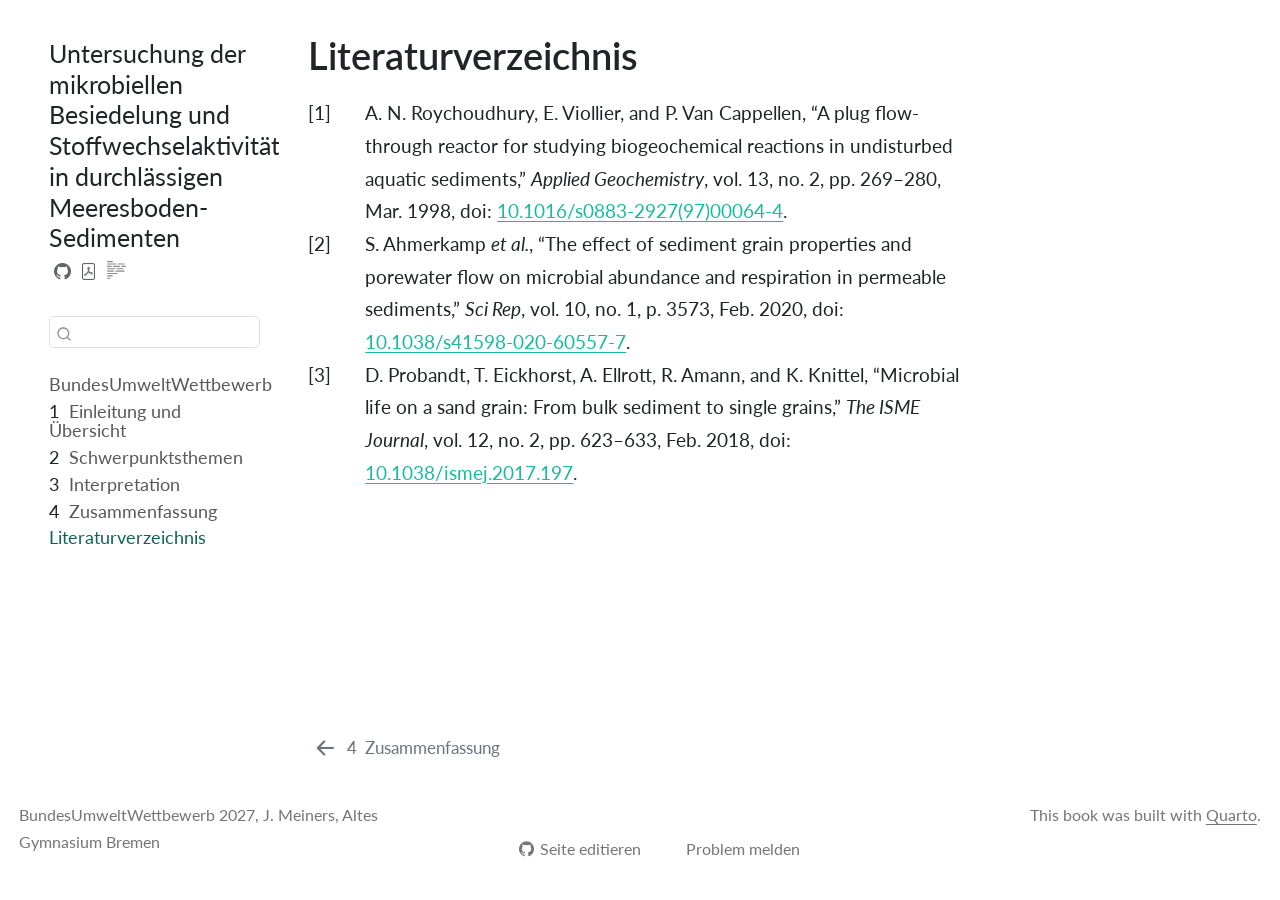
<file: references.html>
<!DOCTYPE html>
<html xmlns="http://www.w3.org/1999/xhtml" lang="de" xml:lang="de"><head>

<meta charset="utf-8">
<meta name="generator" content="quarto-1.10.19">

<meta name="viewport" content="width=device-width, initial-scale=1.0, user-scalable=yes">


<title>Literaturverzeichnis – Untersuchung der mikrobiellen Besiedelung und Stoffwechselaktivität in durchlässigen Meeresboden-Sedimenten</title>
<style>
/* Default styles provided by pandoc.
** See https://pandoc.org/MANUAL.html#variables-for-html for config info.
*/
span.smallcaps{font-variant: small-caps;}
div.columns{display: flex; gap: 1.5em;}
div.column{flex: auto;}
@media screen {
div.columns{gap: min(4vw, 1.5em);}
div.column{overflow-x: auto;}
}
div.hanging-indent{margin-left: 1.5em; text-indent: -1.5em;}
ul.task-list{list-style: none;}
ul.task-list li input[type="checkbox"] {
  width: 0.8em;
  margin: 0 0.8em 0.2em -1em; /* quarto-specific, see https://github.com/quarto-dev/quarto-cli/issues/4556 */ 
  vertical-align: middle;
}
/* CSS for citations */
div.csl-bib-body { }
div.csl-entry {
  clear: both;
}
.hanging-indent div.csl-entry {
  margin-left:2em;
  text-indent:-2em;
}
div.csl-left-margin {
  min-width:2em;
  float:left;
}
div.csl-right-inline {
  margin-left:2em;
  padding-left:1em;
}
div.csl-indent {
  margin-left: 2em;
}</style>


<script src="site_libs/quarto-nav/quarto-nav.js"></script>
<script src="site_libs/quarto-nav/headroom.min.js"></script>
<script src="site_libs/clipboard/clipboard.min.js"></script>
<script src="site_libs/quarto-search/autocomplete.umd.js"></script>
<script src="site_libs/quarto-search/fuse.min.js"></script>
<script src="site_libs/quarto-search/quarto-search.js"></script>
<meta name="quarto:offset" content="./">
<link href="./04_Zusammenfassung.html" rel="prev">
<script src="site_libs/quarto-html/quarto.js" type="module"></script>
<script src="site_libs/quarto-html/tabsets/tabsets.js" type="module"></script>
<script src="site_libs/quarto-html/popper.min.js"></script>
<script src="site_libs/quarto-html/tippy.umd.min.js"></script>
<script src="site_libs/quarto-html/anchor.min.js"></script>
<link href="site_libs/quarto-html/tippy.css" rel="stylesheet">
<link href="site_libs/quarto-html/quarto-syntax-highlighting-5c1318cf63eba56dbef7ba16bc7d56f5.css" rel="stylesheet" id="quarto-text-highlighting-styles">
<script src="site_libs/bootstrap/bootstrap.min.js"></script>
<link href="site_libs/bootstrap/bootstrap-icons.css" rel="stylesheet">
<link href="site_libs/bootstrap/bootstrap-9d76ca62eed1c98cead66c40863d9800.min.css" rel="stylesheet" append-hash="true" id="quarto-bootstrap" data-mode="light">
<script id="quarto-search-options" type="application/json">{
  "location": "sidebar",
  "copy-button": false,
  "collapse-after": 3,
  "panel-placement": "start",
  "type": "textbox",
  "limit": 50,
  "keyboard-shortcut": [
    "f",
    "/",
    "s"
  ],
  "show-item-context": false,
  "language": {
    "search-no-results-text": "Keine Treffer",
    "search-matching-documents-text": "Treffer",
    "search-copy-link-title": "Link in die Suche kopieren",
    "search-hide-matches-text": "Zusätzliche Treffer verbergen",
    "search-more-match-text": "weitere Treffer in diesem Dokument",
    "search-more-matches-text": "weitere Treffer in diesem Dokument",
    "search-clear-button-title": "Zurücksetzen",
    "search-text-placeholder": "",
    "search-detached-cancel-button-title": "Abbrechen",
    "search-submit-button-title": "Abschicken",
    "search-label": "Suchen"
  }
}</script>


</head>

<body class="nav-sidebar floating quarto-light">

<div id="quarto-search-results"></div>
  <header id="quarto-header" class="headroom fixed-top">
  <nav class="quarto-secondary-nav">
    <div class="container-fluid d-flex">
      <button type="button" class="quarto-btn-toggle btn" data-bs-toggle="collapse" role="button" data-bs-target=".quarto-sidebar-collapse-item" aria-controls="quarto-sidebar" aria-expanded="false" aria-label="Seitenleiste umschalten" onclick="if (window.quartoToggleHeadroom) { window.quartoToggleHeadroom(); }">
        <i class="bi bi-layout-text-sidebar-reverse"></i>
      </button>
        <nav class="quarto-page-breadcrumbs" aria-label="breadcrumb"><ol class="breadcrumb"><li class="breadcrumb-item"><a href="./references.html">Literaturverzeichnis</a></li></ol></nav>
        <a class="flex-grow-1" role="navigation" data-bs-toggle="collapse" data-bs-target=".quarto-sidebar-collapse-item" aria-controls="quarto-sidebar" aria-expanded="false" aria-label="Seitenleiste umschalten" onclick="if (window.quartoToggleHeadroom) { window.quartoToggleHeadroom(); }">      
        </a>
      <button type="button" class="btn quarto-search-button" aria-label="Suchen" onclick="window.quartoOpenSearch();">
        <i class="bi bi-search"></i>
      </button>
    </div>
  </nav>
</header>
<!-- content -->
<div id="quarto-content" class="quarto-container page-columns page-rows-contents page-layout-article">
<!-- sidebar -->
  <nav id="quarto-sidebar" class="sidebar collapse collapse-horizontal quarto-sidebar-collapse-item sidebar-navigation floating overflow-auto">
    <div class="pt-lg-2 mt-2 text-left sidebar-header">
    <div class="sidebar-title mb-0 py-0">
      <a href="./">Untersuchung der mikrobiellen Besiedelung und Stoffwechselaktivität in durchlässigen Meeresboden-Sedimenten</a> 
        <div class="sidebar-tools-main tools-wide">
    <a href="https://github.com/jameiners/buw/" title="Quellcode" class="quarto-navigation-tool px-1" aria-label="Quellcode"><i class="bi bi-github"></i></a>
    <a href="./buw.pdf" title="Download PDF" class="quarto-navigation-tool px-1" aria-label="Download PDF"><i class="bi bi-file-pdf"></i></a>
  <a href="" class="quarto-reader-toggle quarto-navigation-tool px-1" onclick="window.quartoToggleReader(); return false;" title="Lesemodus umschalten">
  <div class="quarto-reader-toggle-btn">
  <i class="bi"></i>
  </div>
</a>
</div>
    </div>
      </div>
        <div class="mt-2 flex-shrink-0 align-items-center">
        <div class="sidebar-search">
        <div id="quarto-search" class="" title="Suchen"></div>
        </div>
        </div>
    <div class="sidebar-menu-container"> 
    <ul class="list-unstyled mt-1">
        <li class="sidebar-item">
  <div class="sidebar-item-container"> 
  <a href="./index.html" class="sidebar-item-text sidebar-link">
 <span class="menu-text">BundesUmweltWettbewerb</span></a>
  </div>
</li>
        <li class="sidebar-item">
  <div class="sidebar-item-container"> 
  <a href="./01_intro.html" class="sidebar-item-text sidebar-link">
 <span class="menu-text"><span class="chapter-number">1</span>&nbsp; <span class="chapter-title">Einleitung und Übersicht</span></span></a>
  </div>
</li>
        <li class="sidebar-item">
  <div class="sidebar-item-container"> 
  <a href="./02_Hauptteil.html" class="sidebar-item-text sidebar-link">
 <span class="menu-text"><span class="chapter-number">2</span>&nbsp; <span class="chapter-title">Schwerpunktsthemen</span></span></a>
  </div>
</li>
        <li class="sidebar-item">
  <div class="sidebar-item-container"> 
  <a href="./03_Interpretation.html" class="sidebar-item-text sidebar-link">
 <span class="menu-text"><span class="chapter-number">3</span>&nbsp; <span class="chapter-title">Interpretation</span></span></a>
  </div>
</li>
        <li class="sidebar-item">
  <div class="sidebar-item-container"> 
  <a href="./04_Zusammenfassung.html" class="sidebar-item-text sidebar-link">
 <span class="menu-text"><span class="chapter-number">4</span>&nbsp; <span class="chapter-title">Zusammenfassung</span></span></a>
  </div>
</li>
        <li class="sidebar-item">
  <div class="sidebar-item-container"> 
  <a href="./references.html" class="sidebar-item-text sidebar-link active">
 <span class="menu-text">Literaturverzeichnis</span></a>
  </div>
</li>
    </ul>
    </div>
</nav>
<div id="quarto-sidebar-glass" class="quarto-sidebar-collapse-item" data-bs-toggle="collapse" data-bs-target=".quarto-sidebar-collapse-item"></div>
<!-- margin-sidebar -->
    <div id="quarto-margin-sidebar" class="sidebar margin-sidebar zindex-bottom">
        
    </div>
<!-- main -->
<main class="content" id="quarto-document-content">

<header id="title-block-header" class="quarto-title-block default">
<div class="quarto-title">
<h1 class="title">Literaturverzeichnis</h1>
</div>



<div class="quarto-title-meta">

    
  
    
  </div>
  


</header>


<div id="refs" class="references csl-bib-body" data-entry-spacing="0" role="list">
<div id="ref-Roychoudhury_1998" class="csl-entry" role="listitem">
<div class="csl-left-margin">[1] </div><div class="csl-right-inline">A.
N. Roychoudhury, E. Viollier, and P. Van Cappellen, <span>“A plug
flow-through reactor for studying biogeochemical reactions in
undisturbed aquatic sediments,”</span> <em>Applied Geochemistry</em>,
vol. 13, no. 2, pp. 269–280, Mar. 1998, doi: <a href="https://doi.org/10.1016/s0883-2927(97)00064-4">10.1016/s0883-2927(97)00064-4</a>.</div>
</div>
<div id="ref-ahmerkampEffectSedimentGrain2020" class="csl-entry" role="listitem">
<div class="csl-left-margin">[2] </div><div class="csl-right-inline">S.
Ahmerkamp <em>et al.</em>, <span>“The effect of sediment grain
properties and porewater flow on microbial abundance and respiration in
permeable sediments,”</span> <em>Sci Rep</em>, vol. 10, no. 1, p. 3573,
Feb. 2020, doi: <a href="https://doi.org/10.1038/s41598-020-60557-7">10.1038/s41598-020-60557-7</a>.</div>
</div>
<div id="ref-probandtMicrobialLifeSand2018" class="csl-entry" role="listitem">
<div class="csl-left-margin">[3] </div><div class="csl-right-inline">D.
Probandt, T. Eickhorst, A. Ellrott, R. Amann, and K. Knittel,
<span>“Microbial life on a sand grain: From bulk sediment to single
grains,”</span> <em>The ISME Journal</em>, vol. 12, no. 2, pp. 623–633,
Feb. 2018, doi: <a href="https://doi.org/10.1038/ismej.2017.197">10.1038/ismej.2017.197</a>.</div>
</div>
</div>



</main> <!-- /main -->
<script id="quarto-html-after-body" type="application/javascript">
  window.document.addEventListener("DOMContentLoaded", function (event) {
    const icon = "";
    const anchorJS = new window.AnchorJS();
    anchorJS.options = {
      placement: 'right',
      icon: icon
    };
    anchorJS.add('.anchored');
    const isCodeAnnotation = (el) => {
      for (const clz of el.classList) {
        if (clz.startsWith('code-annotation-')) {                     
          return true;
        }
      }
      return false;
    }
    const onCopySuccess = function(e) {
      // button target
      const button = e.trigger;
      // don't keep focus
      button.blur();
      // flash "checked"
      button.classList.add('code-copy-button-checked');
      var currentTitle = button.getAttribute("title");
      button.setAttribute("title", "Kopiert");
      let tooltip;
      if (window.bootstrap) {
        button.setAttribute("data-bs-toggle", "tooltip");
        button.setAttribute("data-bs-placement", "left");
        button.setAttribute("data-bs-title", "Kopiert");
        tooltip = new bootstrap.Tooltip(button, 
          { trigger: "manual", 
            customClass: "code-copy-button-tooltip",
            offset: [0, -8]});
        tooltip.show();    
      }
      setTimeout(function() {
        if (tooltip) {
          tooltip.hide();
          button.removeAttribute("data-bs-title");
          button.removeAttribute("data-bs-toggle");
          button.removeAttribute("data-bs-placement");
        }
        button.setAttribute("title", currentTitle);
        button.classList.remove('code-copy-button-checked');
      }, 1000);
      // clear code selection
      e.clearSelection();
    }
    const getTextToCopy = function(trigger) {
      const outerScaffold = trigger.parentElement.cloneNode(true);
      const codeEl = outerScaffold.querySelector('code');
      for (const childEl of codeEl.children) {
        if (isCodeAnnotation(childEl)) {
          childEl.remove();
        }
      }
      return codeEl.innerText;
    }
    const clipboard = new window.ClipboardJS('.code-copy-button:not([data-in-quarto-modal])', {
      text: getTextToCopy
    });
    clipboard.on('success', onCopySuccess);
    if (window.document.getElementById('quarto-embedded-source-code-modal')) {
      const clipboardModal = new window.ClipboardJS('.code-copy-button[data-in-quarto-modal]', {
        text: getTextToCopy,
        container: window.document.getElementById('quarto-embedded-source-code-modal')
      });
      clipboardModal.on('success', onCopySuccess);
    }
      var localhostRegex = new RegExp(/^(?:http|https):\/\/localhost\:?[0-9]*\//);
      var mailtoRegex = new RegExp(/^mailto:/);
        var filterRegex = new RegExp("https:\/\/jameiners\.github\.io\/buw\/");
      var isInternal = (href) => {
          return filterRegex.test(href) || localhostRegex.test(href) || mailtoRegex.test(href);
      }
      // Inspect non-navigation links and adorn them if external
     var links = window.document.querySelectorAll('a[href]:not(.nav-link):not(.navbar-brand):not(.toc-action):not(.sidebar-link):not(.sidebar-item-toggle):not(.pagination-link):not(.no-external):not([aria-hidden]):not(.dropdown-item):not(.quarto-navigation-tool):not(.about-link)');
      for (var i=0; i<links.length; i++) {
        const link = links[i];
        if (!isInternal(link.href)) {
          // undo the damage that might have been done by quarto-nav.js in the case of
          // links that we want to consider external
          if (link.dataset.originalHref !== undefined) {
            link.href = link.dataset.originalHref;
          }
        }
      }
    function tippyHover(el, contentFn, onTriggerFn, onUntriggerFn) {
      const config = {
        allowHTML: true,
        maxWidth: 500,
        delay: 100,
        arrow: false,
        appendTo: function(el) {
            return el.parentElement;
        },
        interactive: true,
        interactiveBorder: 10,
        theme: 'quarto',
        placement: 'bottom-start',
      };
      if (contentFn) {
        config.content = contentFn;
      }
      if (onTriggerFn) {
        config.onTrigger = onTriggerFn;
      }
      if (onUntriggerFn) {
        config.onUntrigger = onUntriggerFn;
      }
      window.tippy(el, config); 
    }
    const noterefs = window.document.querySelectorAll('a[role="doc-noteref"]');
    for (var i=0; i<noterefs.length; i++) {
      const ref = noterefs[i];
      tippyHover(ref, function() {
        // use id or data attribute instead here
        let href = ref.getAttribute('data-footnote-href') || ref.getAttribute('href');
        try { href = new URL(href).hash; } catch {}
        const id = href.replace(/^#\/?/, "");
        const note = window.document.getElementById(id);
        if (note) {
          return note.innerHTML;
        } else {
          return "";
        }
      });
    }
    const xrefs = window.document.querySelectorAll('a.quarto-xref');
    const processXRef = (id, note) => {
      // Strip column container classes
      const stripColumnClz = (el) => {
        el.classList.remove("page-full", "page-columns");
        if (el.children) {
          for (const child of el.children) {
            stripColumnClz(child);
          }
        }
      }
      stripColumnClz(note)
      if (id === null || id.startsWith('sec-')) {
        // Special case sections, only their first couple elements
        const container = document.createElement("div");
        if (note.children && note.children.length > 2) {
          container.appendChild(note.children[0].cloneNode(true));
          for (let i = 1; i < note.children.length; i++) {
            const child = note.children[i];
            if (child.tagName === "P" && child.innerText === "") {
              continue;
            } else {
              container.appendChild(child.cloneNode(true));
              break;
            }
          }
          if (window.Quarto?.typesetMath) {
            window.Quarto.typesetMath(container);
          }
          return container.innerHTML
        } else {
          if (window.Quarto?.typesetMath) {
            window.Quarto.typesetMath(note);
          }
          return note.innerHTML;
        }
      } else {
        // Remove any anchor links if they are present
        const anchorLink = note.querySelector('a.anchorjs-link');
        if (anchorLink) {
          anchorLink.remove();
        }
        if (window.Quarto?.typesetMath) {
          window.Quarto.typesetMath(note);
        }
        if (note.classList.contains("callout")) {
          return note.outerHTML;
        } else {
          return note.innerHTML;
        }
      }
    }
    for (var i=0; i<xrefs.length; i++) {
      const xref = xrefs[i];
      tippyHover(xref, undefined, function(instance) {
        instance.disable();
        let url = xref.getAttribute('href');
        let hash = undefined; 
        if (url.startsWith('#')) {
          hash = url;
        } else {
          try { hash = new URL(url).hash; } catch {}
        }
        if (hash) {
          const id = hash.replace(/^#\/?/, "");
          const note = window.document.getElementById(id);
          if (note !== null) {
            try {
              const html = processXRef(id, note.cloneNode(true));
              instance.setContent(html);
            } finally {
              instance.enable();
              instance.show();
            }
          } else {
            // See if we can fetch this
            fetch(url.split('#')[0])
            .then(res => res.text())
            .then(html => {
              const parser = new DOMParser();
              const htmlDoc = parser.parseFromString(html, "text/html");
              const note = htmlDoc.getElementById(id);
              if (note !== null) {
                const html = processXRef(id, note);
                instance.setContent(html);
              } 
            }).finally(() => {
              instance.enable();
              instance.show();
            });
          }
        } else {
          // See if we can fetch a full url (with no hash to target)
          // This is a special case and we should probably do some content thinning / targeting
          fetch(url)
          .then(res => res.text())
          .then(html => {
            const parser = new DOMParser();
            const htmlDoc = parser.parseFromString(html, "text/html");
            const note = htmlDoc.querySelector('main.content');
            if (note !== null) {
              // This should only happen for chapter cross references
              // (since there is no id in the URL)
              // remove the first header
              if (note.children.length > 0 && note.children[0].tagName === "HEADER") {
                note.children[0].remove();
              }
              const html = processXRef(null, note);
              instance.setContent(html);
            } 
          }).finally(() => {
            instance.enable();
            instance.show();
          });
        }
      }, function(instance) {
      });
    }
        let selectedAnnoteEl;
        const selectorForAnnotation = ( cell, annotation) => {
          let cellAttr = 'data-code-cell="' + cell + '"';
          let lineAttr = 'data-code-annotation="' +  annotation + '"';
          const selector = 'span[' + cellAttr + '][' + lineAttr + ']';
          return selector;
        }
        const selectCodeLines = (annoteEl) => {
          const doc = window.document;
          const targetCell = annoteEl.getAttribute("data-target-cell");
          const targetAnnotation = annoteEl.getAttribute("data-target-annotation");
          const annoteSpan = window.document.querySelector(selectorForAnnotation(targetCell, targetAnnotation));
          const lines = annoteSpan.getAttribute("data-code-lines").split(",");
          const lineIds = lines.map((line) => {
            return targetCell + "-" + line;
          })
          let top = null;
          let height = null;
          let parent = null;
          if (lineIds.length > 0) {
              //compute the position of the single el (top and bottom and make a div)
              const el = window.document.getElementById(lineIds[0]);
              top = el.offsetTop;
              height = el.offsetHeight;
              parent = el.parentElement.parentElement;
            if (lineIds.length > 1) {
              const lastEl = window.document.getElementById(lineIds[lineIds.length - 1]);
              const bottom = lastEl.offsetTop + lastEl.offsetHeight;
              height = bottom - top;
            }
            if (top !== null && height !== null && parent !== null) {
              // cook up a div (if necessary) and position it 
              let div = window.document.getElementById("code-annotation-line-highlight");
              if (div === null) {
                div = window.document.createElement("div");
                div.setAttribute("id", "code-annotation-line-highlight");
                div.style.position = 'absolute';
                parent.appendChild(div);
              }
              div.style.top = top - 2 + "px";
              div.style.height = height + 4 + "px";
              div.style.left = 0;
              let gutterDiv = window.document.getElementById("code-annotation-line-highlight-gutter");
              if (gutterDiv === null) {
                gutterDiv = window.document.createElement("div");
                gutterDiv.setAttribute("id", "code-annotation-line-highlight-gutter");
                gutterDiv.style.position = 'absolute';
                const codeCell = window.document.getElementById(targetCell);
                const gutter = codeCell.querySelector('.code-annotation-gutter');
                gutter.appendChild(gutterDiv);
              }
              gutterDiv.style.top = top - 2 + "px";
              gutterDiv.style.height = height + 4 + "px";
            }
            selectedAnnoteEl = annoteEl;
          }
        };
        const unselectCodeLines = () => {
          const elementsIds = ["code-annotation-line-highlight", "code-annotation-line-highlight-gutter"];
          elementsIds.forEach((elId) => {
            const div = window.document.getElementById(elId);
            if (div) {
              div.remove();
            }
          });
          selectedAnnoteEl = undefined;
        };
          // Handle positioning of the toggle
      window.addEventListener(
        "resize",
        throttle(() => {
          elRect = undefined;
          if (selectedAnnoteEl) {
            selectCodeLines(selectedAnnoteEl);
          }
        }, 10)
      );
      function throttle(fn, ms) {
      let throttle = false;
      let timer;
        return (...args) => {
          if(!throttle) { // first call gets through
              fn.apply(this, args);
              throttle = true;
          } else { // all the others get throttled
              if(timer) clearTimeout(timer); // cancel #2
              timer = setTimeout(() => {
                fn.apply(this, args);
                timer = throttle = false;
              }, ms);
          }
        };
      }
        // Attach click handler to the DT
        const annoteDls = window.document.querySelectorAll('dt[data-target-cell]');
        for (const annoteDlNode of annoteDls) {
          annoteDlNode.addEventListener('click', (event) => {
            const clickedEl = event.target;
            if (clickedEl !== selectedAnnoteEl) {
              unselectCodeLines();
              const activeEl = window.document.querySelector('dt[data-target-cell].code-annotation-active');
              if (activeEl) {
                activeEl.classList.remove('code-annotation-active');
              }
              selectCodeLines(clickedEl);
              clickedEl.classList.add('code-annotation-active');
            } else {
              // Unselect the line
              unselectCodeLines();
              clickedEl.classList.remove('code-annotation-active');
            }
          });
        }
    const findCites = (el) => {
      const parentEl = el.parentElement;
      if (parentEl) {
        const cites = parentEl.dataset.cites;
        if (cites) {
          return {
            el,
            cites: cites.split(' ')
          };
        } else {
          return findCites(el.parentElement)
        }
      } else {
        return undefined;
      }
    };
    var bibliorefs = window.document.querySelectorAll('a[role="doc-biblioref"]');
    for (var i=0; i<bibliorefs.length; i++) {
      const ref = bibliorefs[i];
      const citeInfo = findCites(ref);
      if (citeInfo) {
        tippyHover(citeInfo.el, function() {
          var popup = window.document.createElement('div');
          citeInfo.cites.forEach(function(cite) {
            var citeDiv = window.document.createElement('div');
            citeDiv.classList.add('hanging-indent');
            citeDiv.classList.add('csl-entry');
            var biblioDiv = window.document.getElementById('ref-' + cite);
            if (biblioDiv) {
              citeDiv.innerHTML = biblioDiv.innerHTML;
            }
            popup.appendChild(citeDiv);
          });
          return popup.innerHTML;
        });
      }
    }
  });
  </script>
<nav class="page-navigation">
  <div class="nav-page nav-page-previous">
      <a href="./04_Zusammenfassung.html" class="pagination-link" aria-label="Zusammenfassung">
        <i class="bi bi-arrow-left-short"></i> <span class="nav-page-text"><span class="chapter-number">4</span>&nbsp; <span class="chapter-title">Zusammenfassung</span></span>
      </a>          
  </div>
  <div class="nav-page nav-page-next">
  </div>
</nav>
</div> <!-- /content -->
<footer class="footer">
  <div class="nav-footer">
    <div class="nav-footer-left">
<p>BundesUmweltWettbewerb 2027, J. Meiners, Altes Gymnasium Bremen</p>
</div>   
    <div class="nav-footer-center">
      &nbsp;
    <div class="toc-actions"><ul><li><a href="https://github.com/jameiners/buw/edit/main/references.qmd" class="toc-action"><i class="bi bi-github"></i>Seite editieren</a></li><li><a href="https://github.com/jameiners/buw/issues/new" class="toc-action"><i class="bi empty"></i>Problem melden</a></li></ul></div></div>
    <div class="nav-footer-right">
<p>This book was built with <a href="https://quarto.org/">Quarto</a>.</p>
</div>
  </div>
</footer>




</body></html>
</file>
<file: site_libs/quarto-html/tippy.css>
.tippy-box[data-animation=fade][data-state=hidden]{opacity:0}[data-tippy-root]{max-width:calc(100vw - 10px)}.tippy-box{position:relative;background-color:#333;color:#fff;border-radius:4px;font-size:14px;line-height:1.4;white-space:normal;outline:0;transition-property:transform,visibility,opacity}.tippy-box[data-placement^=top]>.tippy-arrow{bottom:0}.tippy-box[data-placement^=top]>.tippy-arrow:before{bottom:-7px;left:0;border-width:8px 8px 0;border-top-color:initial;transform-origin:center top}.tippy-box[data-placement^=bottom]>.tippy-arrow{top:0}.tippy-box[data-placement^=bottom]>.tippy-arrow:before{top:-7px;left:0;border-width:0 8px 8px;border-bottom-color:initial;transform-origin:center bottom}.tippy-box[data-placement^=left]>.tippy-arrow{right:0}.tippy-box[data-placement^=left]>.tippy-arrow:before{border-width:8px 0 8px 8px;border-left-color:initial;right:-7px;transform-origin:center left}.tippy-box[data-placement^=right]>.tippy-arrow{left:0}.tippy-box[data-placement^=right]>.tippy-arrow:before{left:-7px;border-width:8px 8px 8px 0;border-right-color:initial;transform-origin:center right}.tippy-box[data-inertia][data-state=visible]{transition-timing-function:cubic-bezier(.54,1.5,.38,1.11)}.tippy-arrow{width:16px;height:16px;color:#333}.tippy-arrow:before{content:"";position:absolute;border-color:transparent;border-style:solid}.tippy-content{position:relative;padding:5px 9px;z-index:1}
</file>
<file: site_libs/quarto-html/quarto-syntax-highlighting-5c1318cf63eba56dbef7ba16bc7d56f5.css>
/* quarto syntax highlight colors */
:root {
  --quarto-hl-al-color: #ff5555;
  --quarto-hl-an-color: #6a737d;
  --quarto-hl-at-color: #d73a49;
  --quarto-hl-bn-color: #005cc5;
  --quarto-hl-bu-color: #d73a49;
  --quarto-hl-ch-color: #032f62;
  --quarto-hl-co-color: #6a737d;
  --quarto-hl-cv-color: #6a737d;
  --quarto-hl-cn-color: #005cc5;
  --quarto-hl-cf-color: #d73a49;
  --quarto-hl-dt-color: #d73a49;
  --quarto-hl-dv-color: #005cc5;
  --quarto-hl-do-color: #6a737d;
  --quarto-hl-er-color: #ff5555;
  --quarto-hl-ex-color: #d73a49;
  --quarto-hl-fl-color: #005cc5;
  --quarto-hl-fu-color: #6f42c1;
  --quarto-hl-im-color: #032f62;
  --quarto-hl-in-color: #6a737d;
  --quarto-hl-kw-color: #d73a49;
  --quarto-hl-op-color: #24292e;
  --quarto-hl-pp-color: #d73a49;
  --quarto-hl-re-color: #6a737d;
  --quarto-hl-sc-color: #005cc5;
  --quarto-hl-ss-color: #032f62;
  --quarto-hl-st-color: #032f62;
  --quarto-hl-va-color: #e36209;
  --quarto-hl-vs-color: #032f62;
  --quarto-hl-wa-color: #ff5555;
}

/* other quarto variables */
:root {
  --quarto-font-monospace: SFMono-Regular, Menlo, Monaco, Consolas, "Liberation Mono", "Courier New", monospace;
}

/* syntax highlight based on Pandoc's rules */
pre > code.sourceCode > span {
  color: #24292e;
}

code.sourceCode > span {
  color: #24292e;
}

div.sourceCode,
div.sourceCode pre.sourceCode {
  color: #24292e;
}

/* Normal */
code span {
  color: #24292e;
}

/* Alert */
code span.al {
  font-weight: bold;
  color: #ff5555;
}

/* Annotation */
code span.an {
  color: #6a737d;
}

/* Attribute */
code span.at {
  color: #d73a49;
}

/* BaseN */
code span.bn {
  color: #005cc5;
}

/* BuiltIn */
code span.bu {
  color: #d73a49;
}

/* ControlFlow */
code span.cf {
  color: #d73a49;
}

/* Char */
code span.ch {
  color: #032f62;
}

/* Constant */
code span.cn {
  color: #005cc5;
}

/* Comment */
code span.co {
  color: #6a737d;
}

/* CommentVar */
code span.cv {
  color: #6a737d;
}

/* Documentation */
code span.do {
  color: #6a737d;
}

/* DataType */
code span.dt {
  color: #d73a49;
}

/* DecVal */
code span.dv {
  color: #005cc5;
}

/* Error */
code span.er {
  color: #ff5555;
  text-decoration: underline;
}

/* Extension */
code span.ex {
  font-weight: bold;
  color: #d73a49;
}

/* Float */
code span.fl {
  color: #005cc5;
}

/* Function */
code span.fu {
  color: #6f42c1;
}

/* Import */
code span.im {
  color: #032f62;
}

/* Information */
code span.in {
  color: #6a737d;
}

/* Keyword */
code span.kw {
  color: #d73a49;
}

/* Operator */
code span.op {
  color: #24292e;
}

/* Preprocessor */
code span.pp {
  color: #d73a49;
}

/* RegionMarker */
code span.re {
  color: #6a737d;
}

/* SpecialChar */
code span.sc {
  color: #005cc5;
}

/* SpecialString */
code span.ss {
  color: #032f62;
}

/* String */
code span.st {
  color: #032f62;
}

/* Variable */
code span.va {
  color: #e36209;
}

/* VerbatimString */
code span.vs {
  color: #032f62;
}

/* Warning */
code span.wa {
  color: #ff5555;
}

.prevent-inlining {
  content: "</";
}

/*# sourceMappingURL=b30846a1f697829215f07ced7fb9b578.css.map */
</file>
